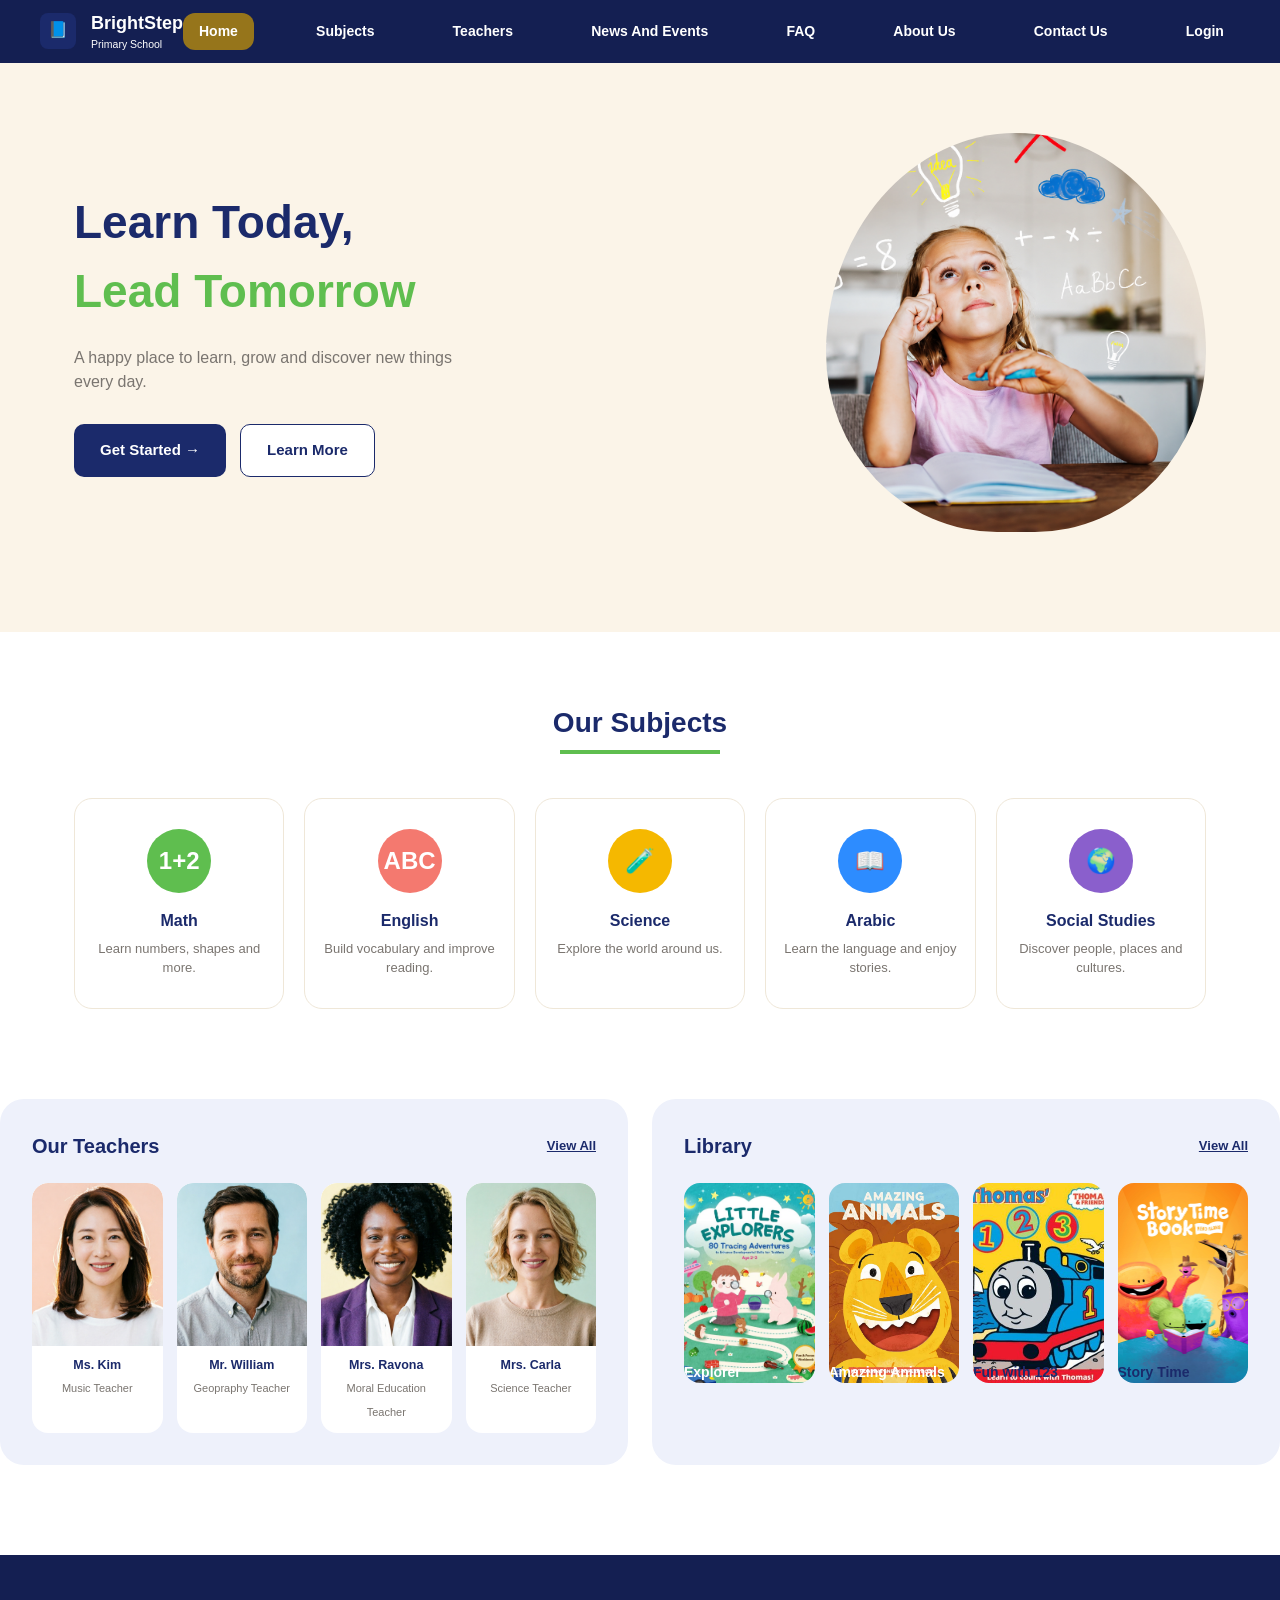
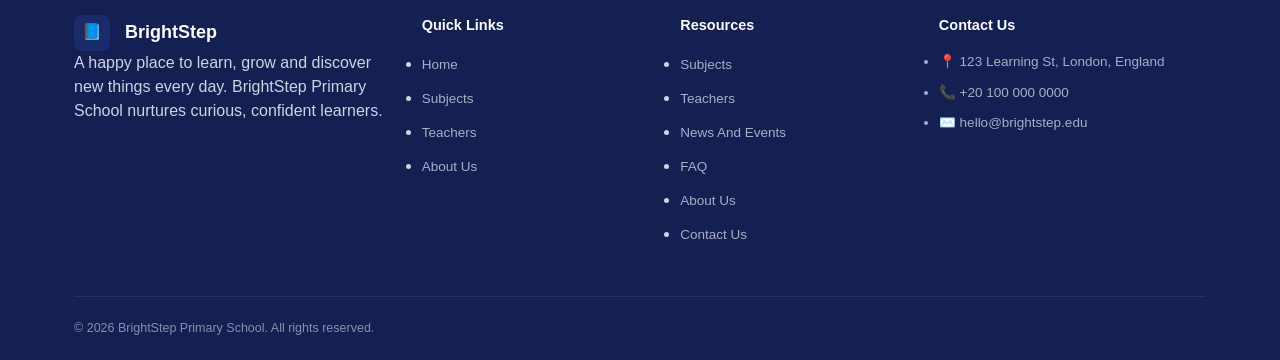
<file: index.html>
<!DOCTYPE html>
<html lang="en">
<head>
  <meta charset="UTF-8">
  <meta name="viewport" content="width=device-width, initial-scale=1.0">
  <link rel="stylesheet" href="home.css">
  <title>BrightStep Primary School</title>
</head>
<body>
<header class="nav">
  <a class="brand">
    <div class="logo">📘</div>
    <div>
      <div class="name">BrightStep</div>
      <div class="tag">Primary School</div>
    </div>
  </a>
  <nav class="links">
    <a href="index.html" class="active">Home</a>
    <a href="subject.html">Subjects</a>
    <a href="teachers.html">Teachers</a>
    <a href="news&events.html">News And Events</a>
    <a href="FAQ.html">FAQ</a>
    <a href="about.html">About Us</a>
    <a href="contact.html">Contact Us</a>
    <a href="login.html">Login</a>
  </nav>
</header>
<section class="hero">
  <div class="wrap">
    <div class="text">
      <h1>Learn Today,<br><span class="lead">Lead  Tomorrow</span></h1>
      <p>A happy place to learn, grow and discover new things every day.</p>
      <div class="ta">
        <a class="btn1" href="subject">Get Started →</a>
        <a class="btn2" href="news&events.html">Learn More</a>
      </div>
    </div>
    <div class="img2">
        <img src="child thinking 2.png">
      </div>     
    </div>
  </div>
</section>
<section class="subjects" id="subjects">
  <div class="wrap">
    <h2>Our Subjects</h2>
    <div class="underline"></div>
    <div class="grid">
      <div class="card">
        <div class="icon" style="background:var(--green);">1+2</div>
        <h3>Math</h3><p>Learn numbers, shapes and more.</p>
      </div>
      <div class="card">
        <div class="icon" style="background:var(--pink);">ABC</div>
        <h3>English</h3><p>Build vocabulary and improve reading.</p>
      </div>
      <div class="card">
        <div class="icon" style="background:var(--gold);">🧪</div>
        <h3>Science</h3><p>Explore the world around us.</p>
      </div>
      <div class="card">
        <div class="icon" style="background:var(--blue);">📖</div>
        <h3>Arabic</h3><p>Learn the language and enjoy stories.</p>
      </div>
      <div class="card">
        <div class="icon" style="background:var(--purple);">🌍</div>
        <h3>Social Studies</h3><p>Discover people, places and cultures.</p>
      </div>
    </div>
  </div>
</section>
<section class="teach" id="teachers">
  <div class="panel">
    <div class="head"><h2>Our Teachers</h2><a href="teachers.html">View All</a></div>
    <div class="teach-grid">
      <div class="teach-card"><div class="teach-photo">
        <img src="pictures/te4.png">
      </div><div class="info"><b>Ms. Kim</b><span>Music Teacher</span></div></div>
      <div class="teach-card"><div class="teach-photo">
        <img src="pictures/te2.png">
      </div><div class="info"><b>Mr. William</b><span>Geopraphy Teacher</span></div></div>
      <div class="teach-card"><div class="teach-photo">
        <img src="pictures/te3 (1).png">
      </div><div class="info"><b>Mrs. Ravona</b><span>Moral Education Teacher</span></div></div>
      <div class="teach-card"><div class="teach-photo">
        <img src="pictures/te5.png">
      </div><div class="info"><b>Mrs. Carla</b><span>Science Teacher</span></div></div>
    </div>
  </div>
  <div class="panel" id="library">
    <div class="head"><h2>Library</h2><a href="#">View All</a></div>
    <div class="library-grid">
      <div class="book-card">Explorer</div>
      <div class="book-card">Amazing Animals</div>
      <div class="book-card">Fun with 123</div>
      <div class="book-card">Story Time</div>
    </div>
  </div>
</section>
<footer class="footer" id="footer">
  <div class="wrap">
    <div class="top">
      <div class="nav">
        <a class="brand" >
          <div class="logo">📘</div>
          <div class="name">BrightStep</div>
        </a>
        <p>A happy place to learn, grow and discover new things every day. BrightStep Primary School nurtures curious, confident learners.</p>   
      </div>
      <div class="foot">
        <h4>Quick Links</h4>
        <ul>
          <li><a href="index.html">Home</a></li>
          <li><a href="subjects.html">Subjects</a></li>
          <li><a href="teachers.html">Teachers</a></li>
          <li><a href="about.html">About Us</a></li>
        </ul>
      </div>
      <div class="foot">
        <h4>Resources</h4>
        <ul>
          <li><a href="subject.html">Subjects</a></li>
          <li><a href="teacher.html">Teachers</a></li>
          <li><a href="news&events.html">News And Events</a></li>
          <li><a href="FAQ.html">FAQ</a></li>
          <li><a href="about.html">About Us</a></li>
          <li><a href="contact.html">Contact Us</a></li>
        </ul>
      </div>
      <div class="foot">
        <h4>Contact Us</h4>
        <ul class="contact">
          <li>📍 123 Learning St, London, England</li>
          <li>📞 +20 100 000 0000</li>
          <li>✉️ hello@brightstep.edu</li>
        </ul>
      </div>
    </div>
    <div class="bottom">
      <span>© 2026 BrightStep Primary School. All rights reserved.</span>
    </div>
  </div>
</footer>

</body>
</html>
</file>
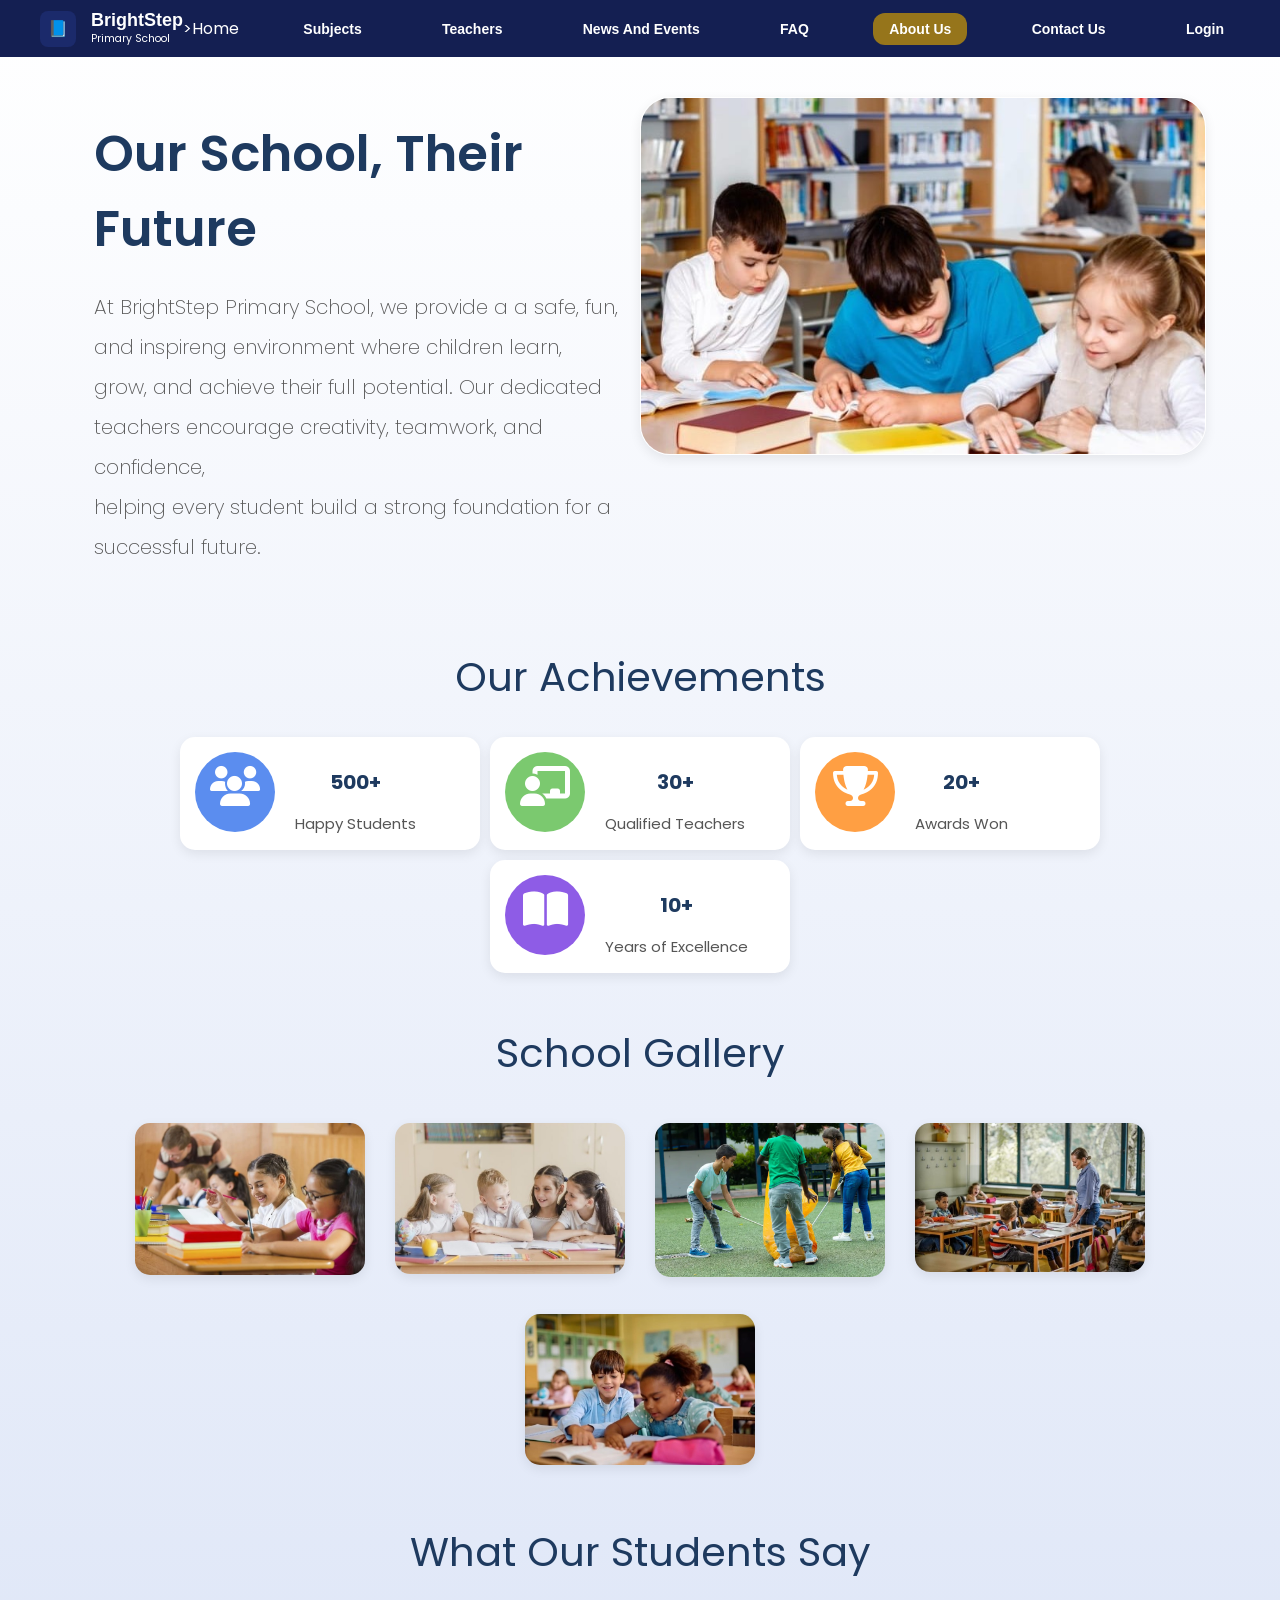
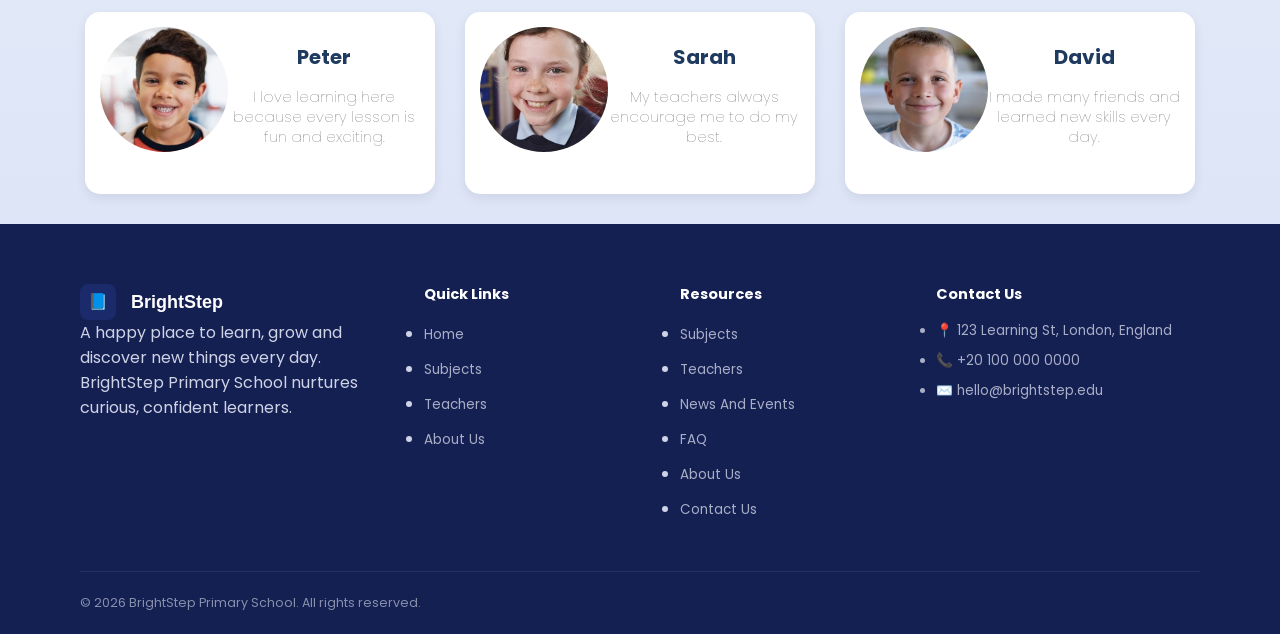
<file: about.html>
<!DOCTYPE html>
<html lang="en">
<head>
    <meta charset="UTF-8">
    <meta name="viewport" content="width=device-width, initial-scale=1.0">
    <link rel="stylesheet" href="./about.css">
    <link rel="stylesheet" href="https://cdnjs.cloudflare.com/ajax/libs/font-awesome/6.7.2/css/all.min.css">

    <link rel="preconnect" href="https://fonts.googleapis.com">
<link rel="preconnect" href="https://fonts.gstatic.com" crossorigin>
<link href="https://fonts.googleapis.com/css2?family=Poppins:wght@400;500;600;700&display=swap" rel="stylesheet">
    
    <title>About Us - BrightStep</title>
</head>
<body>
    <header class="nav">
      <a class="brand">
        <div class="logo">📘</div>
        <div>
          <div class="name">BrightStep</div>
          <div class="tag">Primary School</div>
        </div>
      </a>
      <nav class="links">>Home</a>
        <a href="subject.html">Subjects</a>
        <a href="teachers.html">Teachers</a>
        <a href="news&events.html">News And Events</a>
        <a href="FAQ.html">FAQ</a>
        <a href="about.html" class="active">About Us</a>
        <a href="contact.html">Contact Us</a>
        <a href="login.html">Login</a>
      </nav>
    </header>
    <section class="section1">
        <div class="part1">
            <h2>Our School, Their Future</h2>
            <p> At BrightStep Primary School, we provide a a safe, fun,<br> 
                and inspireng environment where children learn,<br>
                grow, and achieve their full potential. Our dedicated <br>
                teachers encourage creativity, teamwork, and confidence,<br>
                helping every student build a strong foundation for a successful future. 
            </p>
        </div>
        <div class="part2">
            <img src="./images/WhatsApp Image 2026-07-21 at 2.51.33 PM.jpeg" alt="">
        </div>
    </section>
    <section class="section2">
        <div class="part1">
            <h3>Our Achievements</h3>
        </div>
        <div class="part2">
            <div class="box ">
                <div class="box1 student">
                    <i class="fa-solid fa-users"></i>
                </div>
                <div class="box2">
                    <h6>500+</h6>
                    <p>Happy Students</p>
                </div>
            </div>
            <div class="box ">
                <div class="box1 teacher">
                    <i class="fa-solid fa-chalkboard-user"></i>
                </div>
                <div class="box2">
                    <h6>30+</h6>
                    <p>Qualified Teachers</p>
                </div>
            </div>
            <div class="box ">
                <div class="box1 won">
                    <i class="fa-solid fa-trophy"></i>
                </div>
                <div class="box2">
                    <h6>20+</h6>
                    <p>Awards Won</p>
                </div>
            </div>
            <div class="box ">
                <div class="box1 year">
                    <i class="fa-solid fa-book-open"></i>
                </div>
                <div class="box2">
                    <h6>10+</h6>
                    <p>Years of Excellence</p>
                </div>
            </div>
        </div>
    </section>
    <section class="section3">
        <div class="part1">
            <h3>School Gallery</h3>
        </div>
        <div class="part2">
            <div class="image">
                <img src="./images/WhatsApp Image 2026-07-21 at 2.49.44 PM.jpeg" alt="">
            </div>
            <div class="image">
                <img src="./images/WhatsApp Image 2026-07-21 at 2.49.57 PM.jpeg" alt="">
            </div>
            <div class="image">
                <img src="kids playing.webp" alt="">
            </div>
            <div class="image">
                <img src="./images/WhatsApp Image 2026-07-21 at 2.50.18 PM.jpeg" alt="">
            </div>
            <div class="image">
                <img src="./images/WhatsApp Image 2026-07-21 at 2.51.39 PM.jpeg" alt="">
            </div>
        </div>
    </section>
    <section class="section4">
        <div class="part1">
            <h3>What Our Students Say</h3>
        </div>
        <div class="part2">
            <div class="person">
                <div class="image">
                    <img src="./images/WhatsApp Image 2026-07-21 at 2.51.03 PM.jpeg" alt="">
                </div>
                <div class="text">
                    <h6>Peter</h6>
                    <p>I love learning here because every lesson is fun and exciting.</p>

                </div>
            </div>
            <div class="person">
                <div class="image">
                    <img src="./images/WhatsApp Image 2026-07-21 at 2.50.39 PM.jpeg" alt="">
                </div>
                <div class="text">
                    <h6>Sarah</h6>
                    <p>My teachers always encourage me to do my best.</p>
                </div>
            </div>
            <div class="person">
                <div class="image">
                    <img src="./images/WhatsApp Image 2026-07-21 at 12.42.58 PM.jpeg" alt="">
                </div>
                <div class="text">
                    <h6>David</h6>
                    <p>I made many friends and <br>learned new skills every day.</p>
                </div>
            </div>
        </div>
    </section>
    <footer class="footer" id="footer">
  <div class="wrap">
    <div class="top">
      <div class="nav">
        <a class="brand" >
          <div class="logo">📘</div>
          <div class="name">BrightStep</div>
        </a>
        <p>A happy place to learn, grow and discover new things every day. BrightStep Primary School nurtures curious, confident learners.</p>   
      </div>
      <div class="foot">
        <h4>Quick Links</h4>
        <ul>
          <li><a href="index.html">Home</a></li>
          <li><a href="subjects.html">Subjects</a></li>
          <li><a href="teachers.html">Teachers</a></li>
          <li><a href="about.html">About Us</a></li>
        </ul>
      </div>
      <div class="foot">
        <h4>Resources</h4>
        <ul>
          <li><a href="subject.html">Subjects</a></li>
          <li><a href="teachers.html">Teachers</a></li>
          <li><a href="news&events.html">News And Events</a></li>
          <li><a href="FAQ.html">FAQ</a></li>
          <li><a href="about.html">About Us</a></li>
          <li><a href="contact.css">Contact Us</a></li>
        </ul>
      </div>
      <div class="foot">
        <h4>Contact Us</h4>
        <ul class="contact">
          <li>📍 123 Learning St, London, England</li>
          <li>📞 +20 100 000 0000</li>
          <li>✉️ hello@brightstep.edu</li>
        </ul>
      </div>
    </div>
    <div class="bottom">
      <span>© 2026 BrightStep Primary School. All rights reserved.</span>
    </div>
  </div>
</footer>
</body>
</html>
</file>
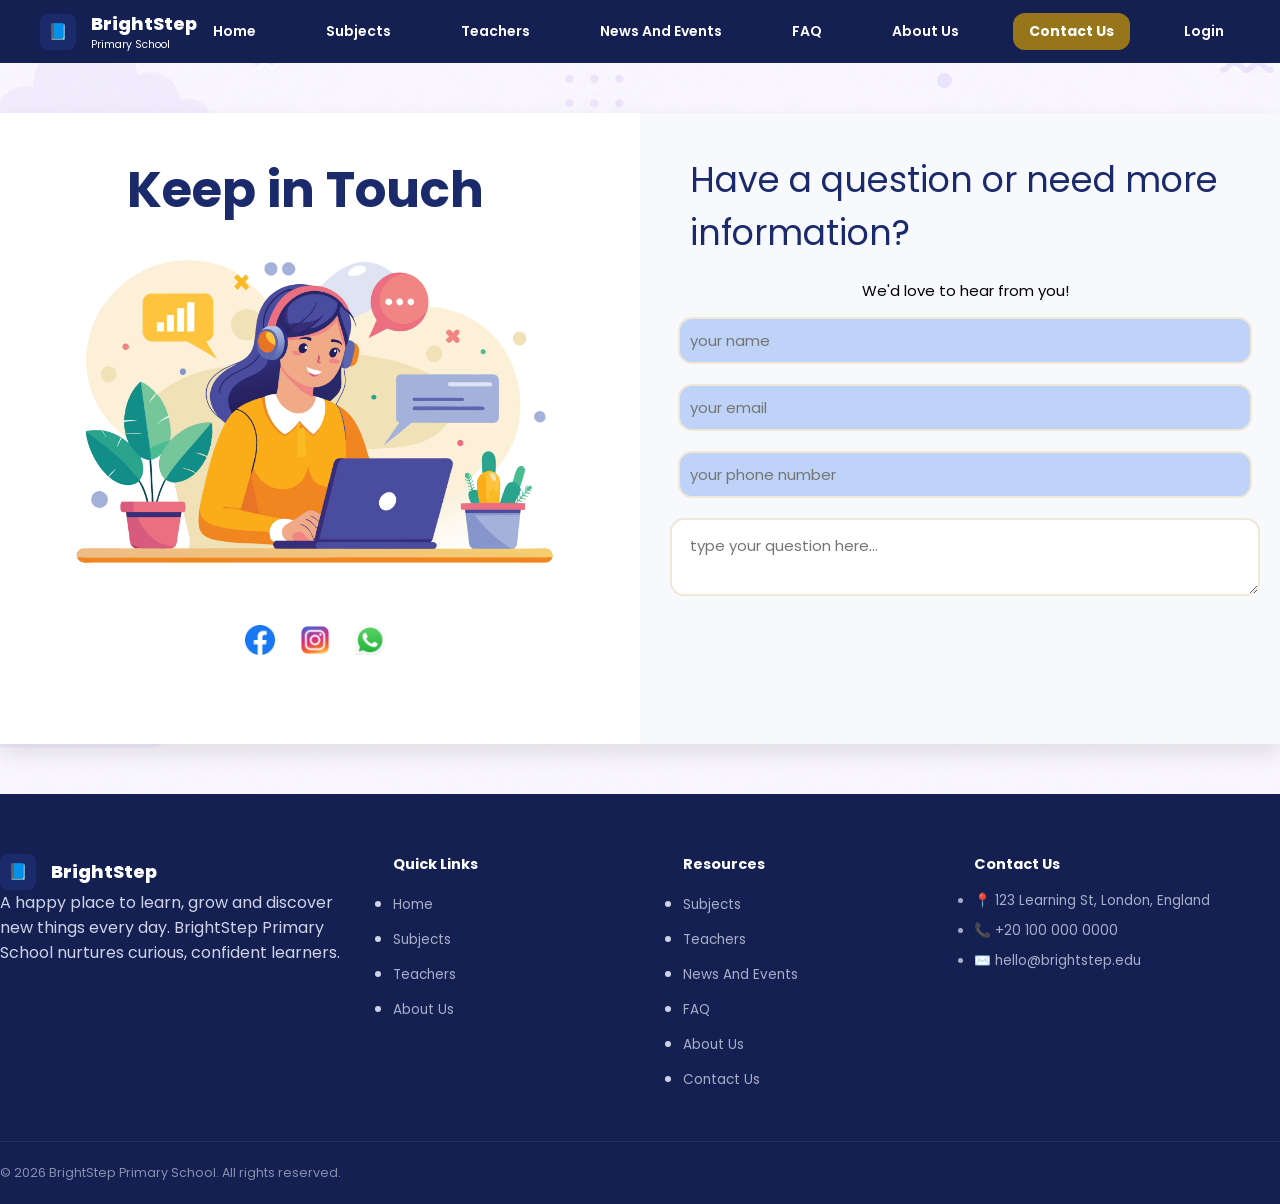
<file: contact.html>
<!doctype html>
<html>
  <head>
    <meta charset="utf-8" />
    <meta http-equiv="X-UA-Compatible" content="IE=edge" />
    <title>Contact Us - BrightStep</title>
    <meta name="viewport" content="width=device-width, initial-scale=1" />
    <link rel="stylesheet" href="contact.css" />
    <link rel="preconnect" href="https://fonts.googleapis.com" />
    <link rel="preconnect" href="https://fonts.gstatic.com" crossorigin />
    <link
      href="https://fonts.googleapis.com/css2?family=Fredoka:wght@300..700&family=Playwrite+NO:wght@100..400&display=swap"
      rel="stylesheet"
    />

    <link rel="preconnect" href="https://fonts.googleapis.com">
<link rel="preconnect" href="https://fonts.gstatic.com" crossorigin>
<link href="https://fonts.googleapis.com/css2?family=Poppins:wght@400;500;600;700&display=swap" rel="stylesheet">

    
  </head>
  <body>
    <header class="nav">
      <a class="brand">
        <div class="logo">📘</div>
        <div>
          <div class="name">BrightStep</div>
          <div class="tag">Primary School</div>
        </div>
      </a>
      <nav class="links">
        <a href="index.html">Home</a>
        <a href="subject.html">Subjects</a>
        <a href="teachers.html">Teachers</a>
        <a href="news&events.html">News And Events</a>
        <a href="FAQ.html">FAQ</a>
        <a href="about.html">About Us</a>
        <a href="contact.html" class="active">Contact Us</a>
        <a href="login.html">Login</a>
      </nav>
    </header>
    <div class="container">
      <div class="information">
        <span>Keep in Touch</span>
        <img
          src="pictures/vecteezy_illustration-of-a-woman-wearing-headphones-and-smiling-while_46869173.jpg"
        />
        <div class="social">
          <ul>
            <li>
              <a href="#">
                <img src="pictures/facebook (1).png" />
              </a>
            </li>
            <li>
              <a href="#">
                <img src="pictures/instagram.png" />
              </a>
            </li>
            <li>
              <a href="#">
                <img src="pictures/whatsapp (1).png" />
              </a>
            </li>
          </ul>
        </div>
      </div>
      <div class="form">
        <p class="title">Have a question or need more information?</p>
        <p class="prob">We'd love to hear from you!</p>
        <input type="text" maxlength="15" placeholder="your name" />
        <input type="email" placeholder="your email" />
        <input type="tel" placeholder="your phone number" maxlength="11" />
        <textarea placeholder="type your question here..."></textarea>
      </div>
    </div>
    <footer class="footer" id="footer">
  <div class="wrap">
    <div class="top">
      <div class="nav">
        <a class="brand" >
          <div class="logo">📘</div>
          <div class="name">BrightStep</div>
        </a>
        <p>A happy place to learn, grow and discover new things every day. BrightStep Primary School nurtures curious, confident learners.</p>   
      </div>
      <div class="foot">
        <h4>Quick Links</h4>
        <ul>
          <li><a href="index.html">Home</a></li>
          <li><a href="subjects.html">Subjects</a></li>
          <li><a href="teachers.html">Teachers</a></li>
          <li><a href="about.html">About Us</a></li>
        </ul>
      </div>
      <div class="foot">
        <h4>Resources</h4>
        <ul>
          <li><a href="subject.html">Subjects</a></li>
          <li><a href="teachers.html">Teachers</a></li>
          <li><a href="news&events.html">News And Events</a></li>
          <li><a href="FAQ.html">FAQ</a></li>
          <li><a href="about.html">About Us</a></li>
          <li><a href="contact.html">Contact Us</a></li>
        </ul>
      </div>
      <div class="foot">
        <h4>Contact Us</h4>
        <ul class="contact">
          <li>📍 123 Learning St, London, England</li>
          <li>📞 +20 100 000 0000</li>
          <li>✉️ hello@brightstep.edu</li>
        </ul>
      </div>
    </div>
    <div class="bottom">
      <span>© 2026 BrightStep Primary School. All rights reserved.</span>
    </div>
  </div>
</footer>
  </body>
</html>
</file>
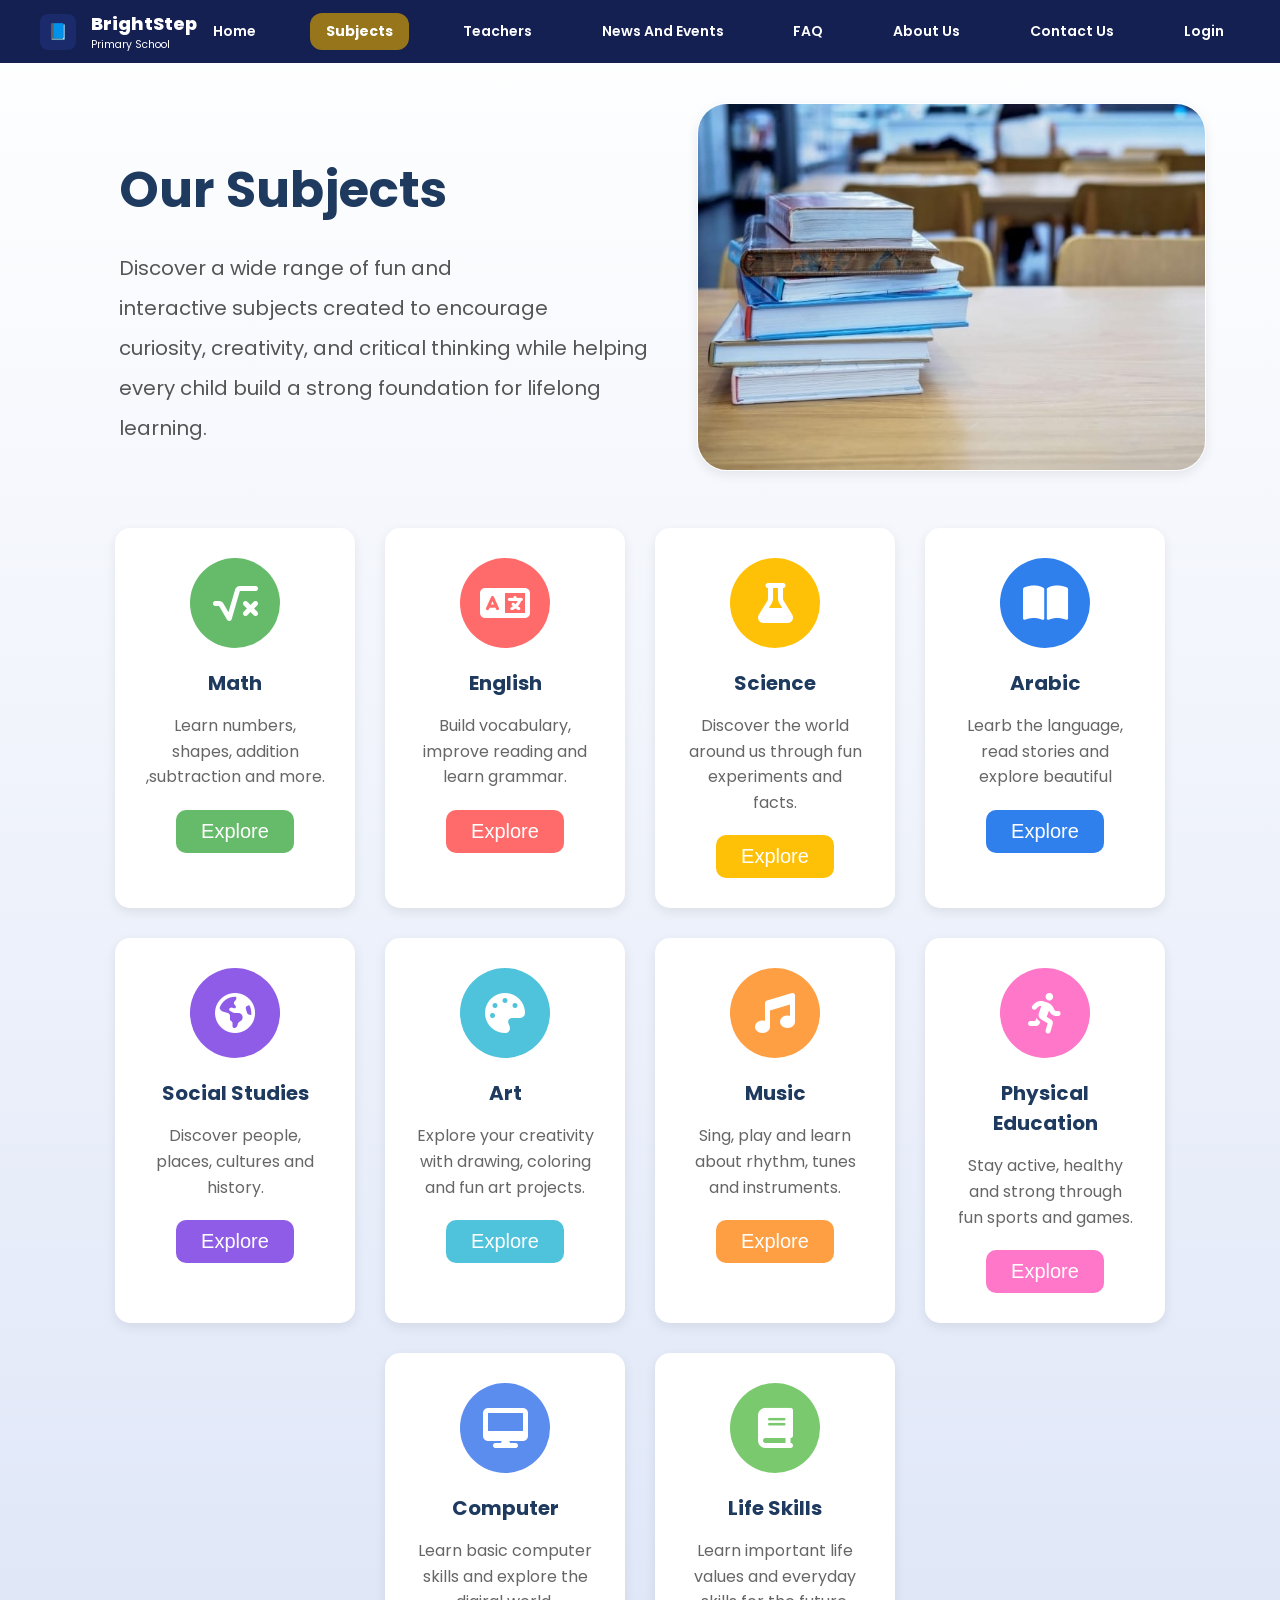
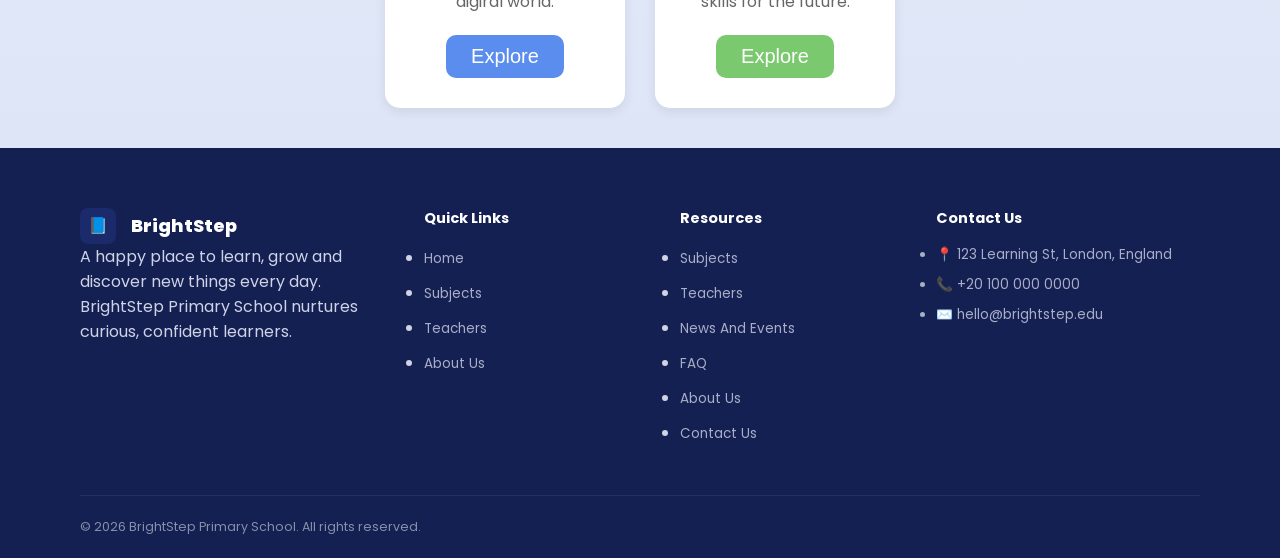
<file: subject.html>
<!DOCTYPE html>
<html lang="en">
<head>
    <meta charset="UTF-8">
    <meta name="viewport" content="width=device-width, initial-scale=1.0">
    <link rel="stylesheet" href="./subject.css">
    <link rel="stylesheet" href="https://cdnjs.cloudflare.com/ajax/libs/font-awesome/6.7.2/css/all.min.css">

    <link rel="preconnect" href="https://fonts.googleapis.com">
<link rel="preconnect" href="https://fonts.gstatic.com" crossorigin>
<link href="https://fonts.googleapis.com/css2?family=Poppins:wght@400;500;600;700&display=swap" rel="stylesheet">
    
    <title>Subjects - BrightStep</title>
</head>
<body>
    <header class="nav">
      <a class="brand">
        <div class="logo">📘</div>
        <div>
          <div class="name">BrightStep</div>
          <div class="tag">Primary School</div>
        </div>
      </a>
      <nav class="links">
        <a href="index.html">Home</a>
        <a href="subject.html" class="active">Subjects</a>
        <a href="teachers.html">Teachers</a>
        <a href="news&events.html">News And Events</a>
        <a href="FAQ.html">FAQ</a>
        <a href="about.html">About Us</a>
        <a href="contact.html">Contact Us</a>
        <a href="login.html">Login</a>
      </nav>
    </header>
    <section class="section1">
        <div class="text">
            <h2>Our Subjects</h2>
            <p>Discover a wide range of fun and <br>interactive subjects created to encourage <br>curiosity, creativity, and critical thinking 
                while helping every child build a strong foundation for lifelong learning.
            </p>
        
        </div>
        <div class="image">
            <img src="./images/WhatsApp Image 2026-07-21 at 2.49.15 PM.jpeg" alt="">
        </div>
    </section>
    <section class="section2">
        <div class="box math">
            <div >
                <i class="fa-solid fa-square-root-variable"></i>
            </div>
            <div>    
                <h3>Math</h3>
                <p>Learn numbers, shapes, addition <br>,subtraction and more.</p>
                <button>Explore</button>
            </div>
        </div>
        <div class="box eng" >
            <div>
                <i class="fa-solid fa-language"></i>
            </div>
            <div>
                <h3>English</h3>
                <p>Build vocabulary, improve reading and learn grammar.</p>
                <button>Explore</button>
            </div>
        </div >
        <div class="box science">
            <div>
             <i class="fa-solid fa-flask"></i>
            </div>
            <div>
                <h3>Science</h3>
                <p>Discover the world around us through fun experiments and facts.</p>
                <button>Explore</button>
            </div>
        </div>
        <div class="box arabic">
            <div>
             <i class="fa-solid fa-book-open"></i>
            </div>
            <div>
                <h3>Arabic</h3>
                <p>Learb the language, read stories and explore beautiful</p>
                <button>Explore</button>
            </div>
        </div>
        <div class="box social">
            <div>
                <i class="fa-solid fa-earth-americas"></i>
            </div>
            <div>
                <h3>Social Studies</h3>
                <p>Discover people, places, cultures and history.</p>
                <button>Explore</button>
            </div>
        </div>
        <div class="box art">
            <div>
                <i class="fa-solid fa-palette"></i>
            </div>
            <div>
                <h3>Art</h3>
                <p>Explore your creativity with drawing, coloring and fun art projects.</p>
                <button>Explore</button>
            </div>
        </div>
        <div class="box music">
            <div>
                <i class="fa-solid fa-music"></i>
            </div>
            <div>
                <h3>Music</h3>
                <p>Sing, play and learn about rhythm, tunes and instruments.</p>
                <button>Explore</button>
            </div>
        </div>
        <div class="box phy">
            <div>
                <i class="fa-solid fa-person-running"></i>
            </div>
            <div>
                <h3>Physical Education</h3>
                <p>Stay active, healthy and strong through fun sports and games.</p>
                <button>Explore</button>
            </div>
        </div>
        <div class="box com">
            <div>
                <i class="fa-solid fa-desktop"></i>
            </div>
            <div>
                <h3>Computer</h3>
                <p>Learn basic computer skills and explore the digiral world.</p>
                <button>Explore</button>
            </div>
        </div>
        <div class="box skills" >
            <div>
                <i class="fa-solid fa-book"></i>
            </div>
            <div>
                <h3>Life Skills</h3>
                <p>Learn important life values and everyday skills for the future.</p>
                <button>Explore</button>
            </div>
        </div>
    </section>
    <footer class="footer" id="footer">
  <div class="wrap">
    <div class="top">
      <div class="nav">
        <a class="brand" >
          <div class="logo">📘</div>
          <div class="name">BrightStep</div>
        </a>
        <p>A happy place to learn, grow and discover new things every day. BrightStep Primary School nurtures curious, confident learners.</p>   
      </div>
      <div class="foot">
        <h4>Quick Links</h4>
        <ul>
          <li><a href="index.html">Home</a></li>
          <li><a href="subjects.html">Subjects</a></li>
          <li><a href="teachers.html">Teachers</a></li>
          <li><a href="about.html">About Us</a></li>
        </ul>
      </div>
      <div class="foot">
        <h4>Resources</h4>
        <ul>
          <li><a href="subject.html">Subjects</a></li>
          <li><a href="teachers.html">Teachers</a></li>
          <li><a href="news&events.html">News And Events</a></li>
          <li><a href="FAQ.html">FAQ</a></li>
          <li><a href="about.html">About Us</a></li>
          <li><a href="contact.html">Contact Us</a></li>
        </ul>
      </div>
      <div class="foot">
        <h4>Contact Us</h4>
        <ul class="contact">
          <li>📍 123 Learning St, London, England</li>
          <li>📞 +20 100 000 0000</li>
          <li>✉️ hello@brightstep.edu</li>
        </ul>
      </div>
    </div>
    <div class="bottom">
      <span>© 2026 BrightStep Primary School. All rights reserved.</span>
    </div>
  </div>
</footer>
</body>
</html>
</file>
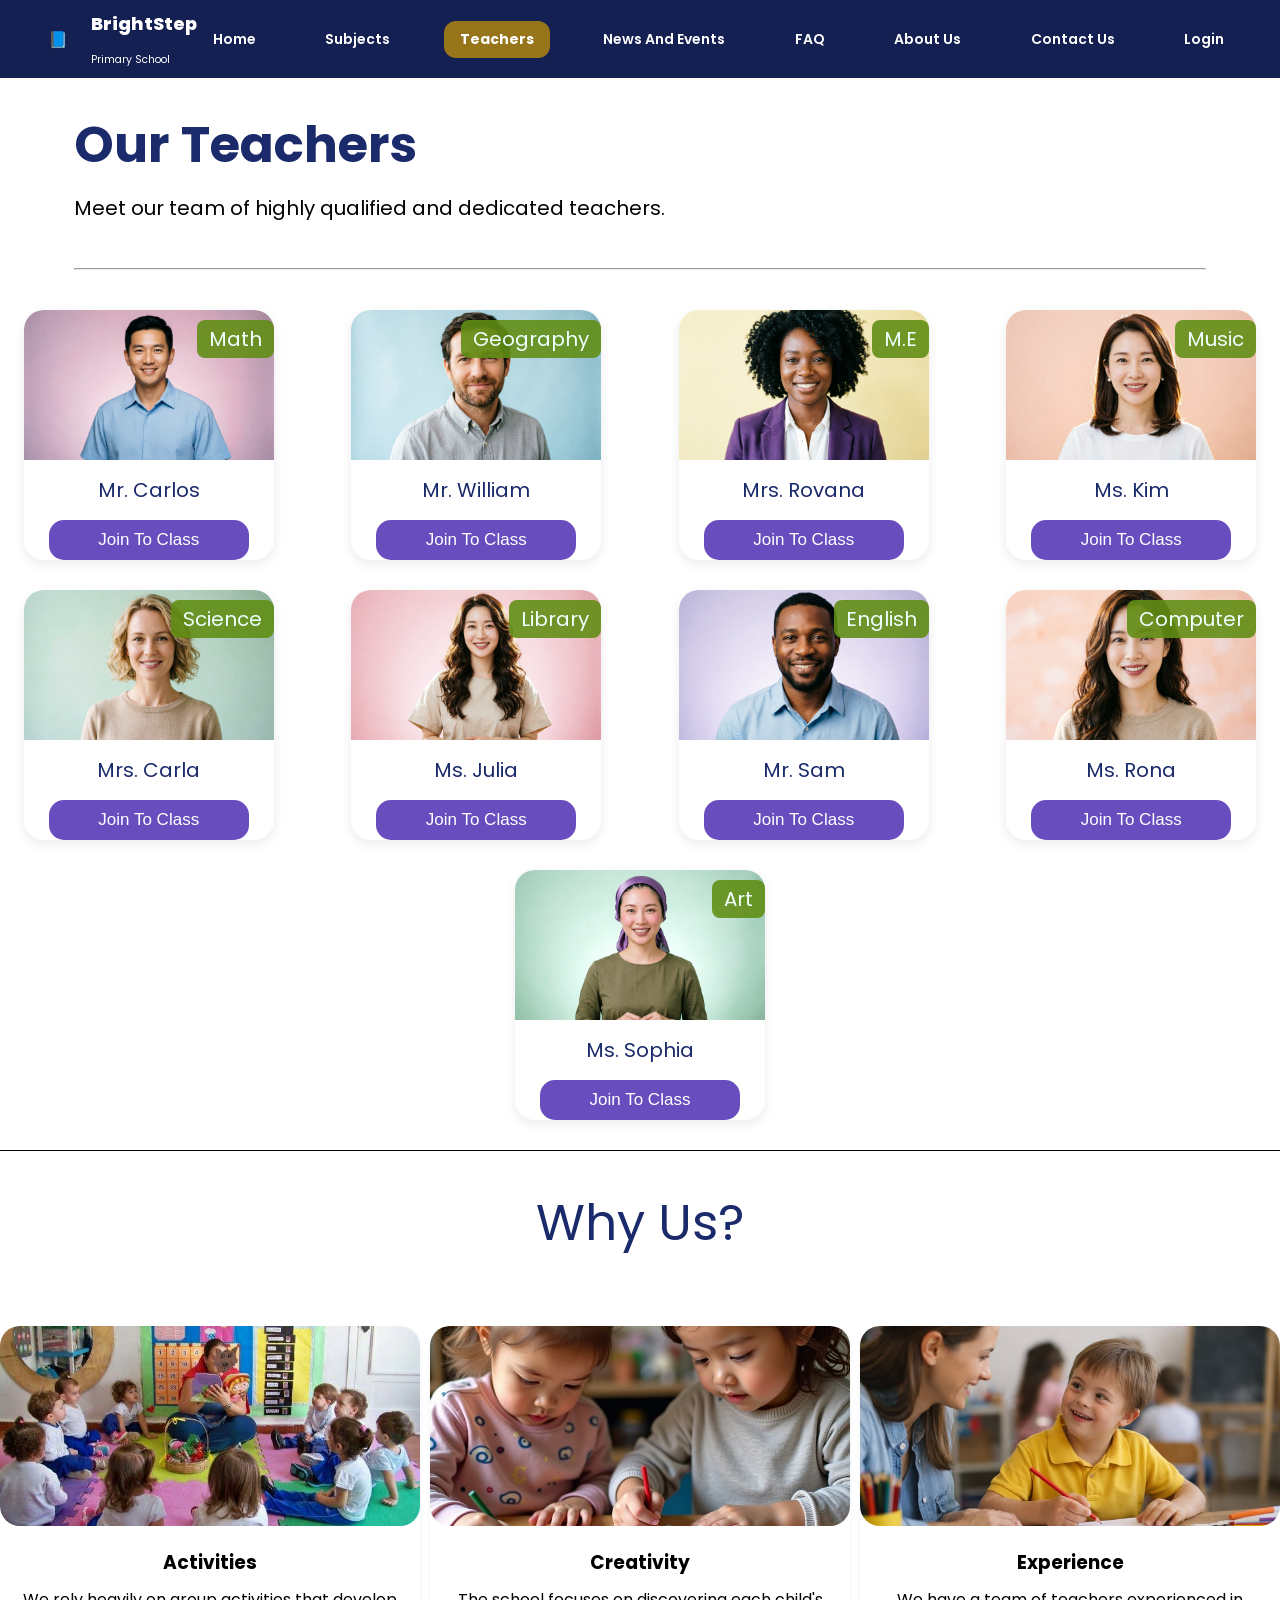
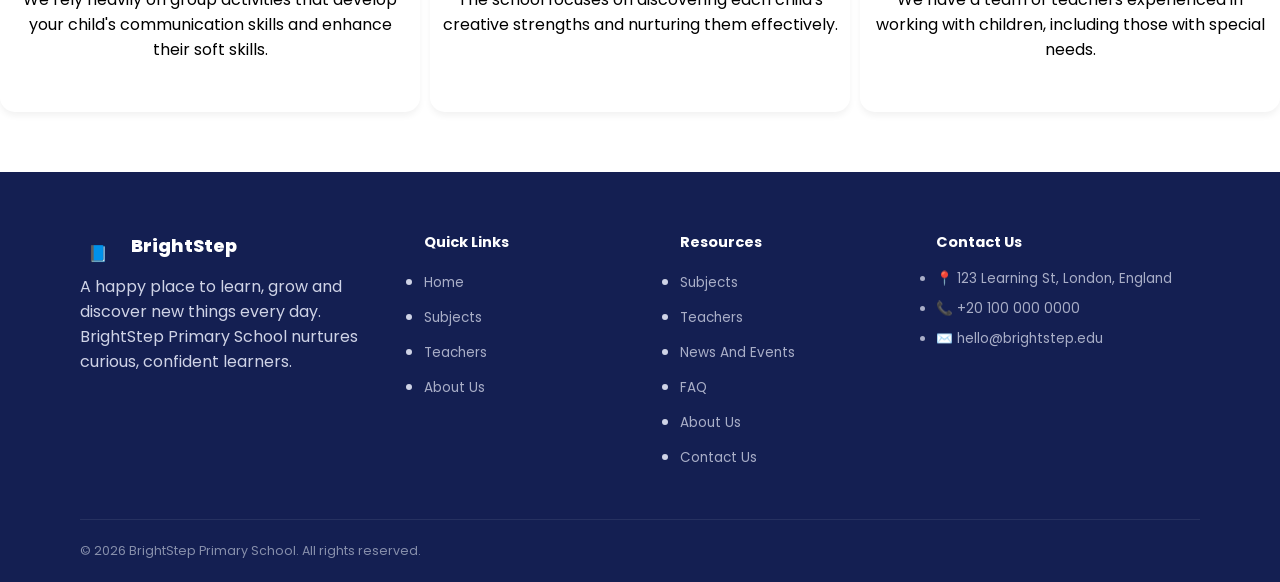
<file: teachers.html>
<!doctype html>
<html>
  <head>
    <meta charset="utf-8" />
    <meta http-equiv="X-UA-Compatible" content="IE=edge" />
    <title>Teachers - BrightStep</title>
    <meta name="viewport" content="width=device-width, initial-scale=1" />

    <link rel="stylesheet" href="design.css" />
    <link rel="preconnect" href="https://fonts.googleapis.com" />
    <link rel="preconnect" href="https://fonts.gstatic.com" crossorigin />
    <link
      href="https://fonts.googleapis.com/css2?family=Fredoka:wght@300..700&family=Playwrite+NO:wght@100..400&display=swap"
      rel="stylesheet"
    />

    <link rel="preconnect" href="https://fonts.googleapis.com" />
    <link rel="preconnect" href="https://fonts.gstatic.com" crossorigin />
    <link
      href="https://fonts.googleapis.com/css2?family=Poppins:wght@400;500;600;700&display=swap"
      rel="stylesheet"
    />
  </head>
  <body>
    <header class="nav">
      <a class="brand">
        <div class="logo">📘</div>
        <div>
          <div class="name">BrightStep</div>
          <div class="tag">Primary School</div>
        </div>
      </a>
      <nav class="links">
        <a href="index.html">Home</a>
        <a href="subject.html">Subjects</a>
        <a href="teachers.html" class="active">Teachers</a>
        <a href="news&events.html">News And Events</a>
        <a href="FAQ.html">FAQ</a>
        <a href="about.html">About Us</a>
        <a href="contact.html">Contact Us</a>
        <a href="login.html">Login</a>
      </nav>
    </header>
    <div class="container">
      <div class="teachers-title">
      <h2>Our Teachers</h2>
      <span>Meet our team of highly qualified and dedicated teachers.</span><br><hr>
      </div>
      <div class="teachers">
        <div class="card">
          <img src="pictures/te1.png" />
          <div class="name">Mr. Carlos</div>
          <span class="subject">Math</span>
          <button>Join To Class</button>
        </div>
        <div class="card">
          <img src="pictures/te2.png" />
          <div class="name">Mr. William</div>
          <span class="subject">Geography</span>
          <button>Join To Class</button>
        </div>
        <div class="card">
          <img src="pictures/te3 (1).png" />
          <div class="name">Mrs. Rovana</div>
          <span class="subject">M.E</span>
          <button>Join To Class</button>
        </div>
        <div class="card">
          <img src="pictures/te4.png" />
          <div class="name">Ms. Kim</div>
          <span class="subject">Music</span>
          <button>Join To Class</button>
        </div>
        <div class="card">
          <img src="pictures/te5.png" />
          <div class="name">Mrs. Carla</div>
          <span class="subject">Science</span>
          <button>Join To Class</button>
        </div>
        <div class="card">
          <img src="pictures/te6.png" />
          <div class="name">Ms. Julia</div>
          <span class="subject">Library</span>
          <button>Join To Class</button>
        </div>
        <div class="card">
          <img src="pictures/te7.png" />
          <div class="name">Mr. Sam</div>
          <span class="subject">English</span>
          <button>Join To Class</button>
        </div>
        <div class="card">
          <img src="pictures/te8.png" />
          <div class="name">Ms. Rona</div>
          <span class="subject">Computer</span>
          <button>Join To Class</button>
        </div>
        <div class="card">
          <img src="pictures/te9 (1).png" />
          <div class="name">Ms. Sophia</div>
          <span class="subject">Art</span>
          <button>Join To Class</button>
        </div>
      </div>
    </div>
    <div id="adv">
      <p class="prob">Why Us?</p>
      <section class="advantage">
        <div class="adv">
          <img src="pictures/385831893059306047.jpg" class="icon" />
          <h3>Activities</h3>
          <p>
            We rely heavily on group activities that develop your child's
            communication skills and enhance their soft skills.
          </p>
        </div>
        <div class="adv">
          <img
            src="pictures/Tierrätsel für Kindergartenkinder_ Spielerisch die Tierwelt entdecken.jpg"
            class="icon"
          />
          <h3>Creativity</h3>
          <p>
            The school focuses on discovering each child's creative strengths
            and nurturing them effectively.
          </p>
        </div>
        <div class="adv">
          <img
            src="pictures/Down Sendromunda Erken Destek Hayat Kurtarıyor.jpg"
            class="icon"
          />
          <h3>Experience</h3>
          <p>
            We have a team of teachers experienced in working with children,
            including those with special needs.
          </p>
        </div>
      </section>
    </div>
    <footer class="footer" id="footer">
  <div class="wrap">
    <div class="top">
      <div class="nav">
        <a class="brand" >
          <div class="logo">📘</div>
          <div class="name">BrightStep</div>
        </a>
        <p>A happy place to learn, grow and discover new things every day. BrightStep Primary School nurtures curious, confident learners.</p>   
      </div>
      <div class="foot">
        <h4>Quick Links</h4>
        <ul>
          <li><a href="index.html">Home</a></li>
          <li><a href="subjects.html">Subjects</a></li>
          <li><a href="teachers.html">Teachers</a></li>
          <li><a href="about.html">About Us</a></li>
        </ul>
      </div>
      <div class="foot">
        <h4>Resources</h4>
        <ul>
          <li><a href="subject.html">Subjects</a></li>
          <li><a href="teachers.html">Teachers</a></li>
          <li><a href="news&events.html">News And Events</a></li>
          <li><a href="FAQ.html">FAQ</a></li>
          <li><a href="about.html">About Us</a></li>
          <li><a href="contact.html">Contact Us</a></li>
        </ul>
      </div>
      <div class="foot">
        <h4>Contact Us</h4>
        <ul class="contact">
          <li>📍 123 Learning St, London, England</li>
          <li>📞 +20 100 000 0000</li>
          <li>✉️ hello@brightstep.edu</li>
        </ul>
      </div>
    </div>
    <div class="bottom">
      <span>© 2026 BrightStep Primary School. All rights reserved.</span>
    </div>
  </div>
</footer>
  </body>
</html>
</file>
<file: home.css>
:root {
  --navy: #1b2a6b;
  --navy-dark: #141f52;
  --gold: #f5b800;
  --cream: #fbf4e8;
  --green: #5fbe4f;
  --pink: #f4796f;
  --blue: #2d8cff;
  --purple: #8a5fcc;
  --ink: #2e2a26;
  --muted: #7a7570;
  --line: #efe7d8;
  --radius: 18px;
}
* {
  box-sizing: border-box;
  margin: 0;
  padding: 0;
}
body {
  font-family: "Poppins", Tahoma, Arial, sans-serif;
  color: var(--ink);
  background: #fff;
  line-height: 1.5;
}
.wrap {
  max-width: 1180px;
  margin: 0 auto;
  padding: 0 24px;
}
header.nav {
  width: 100%;
  background-color: var(--navy-dark);
  display: flex;
  color: white;
  align-items: center;
  padding: 10px 40px;
  box-sizing: border-box;
}
.brand {
  display: flex;
  align-items: center;
  gap: 15px;
  text-decoration: none;
  flex-shrink: 0;
}
.brand .logo {
  width: 36px;
  height: 36px;
  background: var(--navy, #1e272e);
  border-radius: 8px;
  display: flex;
  align-items: center;
  justify-content: center;
  color: #fff;
  font-size: 16px;
  font-family: "Poppins", Courier, monospace;
}
.brand .name {
  font-size: 18px;
  font-weight: 800;
  color: white;
  font-family: 'Poppins', Verdana, Geneva, Tahoma, sans-serif;
}
.brand .tag {
  font-size: 10.5px;
  color: white;
}
nav.links {
  display: flex;
  align-items: center;
  justify-content: space-between;
  flex: 1;
  color: white;
}
nav.links a {
  text-decoration: none;
  font-size: 14px;
  font-weight: 600;
  color: white;
  padding: 8px 16px;
  border-radius: 12px;
  transition: all 0.2s ease;
  white-space: nowrap;
  font-family: 'Poppins', Verdana, Geneva, Tahoma, sans-serif;
}
nav.links a.active {
  background-color: #d6a000ab;
  color: #ffffff;
  font-weight: 700;
}
nav.links a:hover:not(.active) {
  background-color: rgba(255, 255, 255, 0.25);
}
.hero {
  background: var(--cream);
  position: relative;
  overflow: hidden;
  padding: 70px 0 100px;
}
.hero .wrap {
  display: flex;
  align-items: center;
  gap: 40px;
  position: relative;
}
.text {
  flex: 1;
  min-width: 280px;
}
.text h1 {
  font-size: 46px;
  font-weight: 800;
  color: var(--navy);
  margin-bottom: 20px;
}
.text h1 .lead {
  color: var(--green);
}
.text p {
  color: var(--muted);
  font-size: 16px;
  max-width: 420px;
  margin-bottom: 30px;
}
.ta {
  display: flex;
  gap: 14px;
}
.btn1 {
  background: var(--navy);
  color: #fff;
  padding: 14px 26px;
  border-radius: 10px;
  font-weight: 700;
  font-size: 15px;
  display: inline-flex;
  align-items: center;
  gap: 8px;
  text-decoration: none;
}
.btn2 {
  text-decoration: none;
  background: #fff;
  color: var(--navy);
  padding: 14px 26px;
  border-radius: 10px;
  font-weight: 700;
  font-size: 15px;
  border: 1.5px solid var(--navy);
}
.img2 {
  width: 100%;
  max-width: 380px;
  aspect-ratio: 1/1.05;
  background: #e9dfc9;
  border-radius: 50% 50% 45% 45% / 55% 55% 45% 45%;
  display: flex;
  align-items: center;
  justify-content: center;
  font-size: 15px;
  color: var(--muted);
  overflow: hidden;
}

.img2 img {
  width: 100%;
  height: 100%;
  object-fit: cover;
  display: block;
}

.subjects {
  padding: 70px 0 40px;
  text-align: center;
}
.subjects h2 {
  color: var(--navy);
  font-size: 28px;
  font-weight: 800;
  margin-bottom: 6px;
}
.subjects .underline {
  width: 160px;
  height: 4px;
  background: var(--green);
  margin: 0 auto 44px;
}
.grid {
  display: grid;
  grid-template-columns: repeat(5, 1fr);
  gap: 20px;
}
.card {
  border: 1px solid var(--line);
  border-radius: var(--radius);
  padding: 30px 16px;
  transition:
    transform 0.2s,
    box-shadow 0.2s;
}
.card:hover {
  transform: translateY(-4px);
  box-shadow: 0 12px 24px rgba(27, 42, 107, 0.08);
}
.icon {
  width: 64px;
  height: 64px;
  border-radius: 50%;
  margin: 0 auto 16px;
  display: flex;
  align-items: center;
  justify-content: center;
  font-size: 24px;
  font-weight: 800;
  color: #fff;
}
.card h3 {
  font-size: 16px;
  color: var(--navy);
  margin-bottom: 6px;
}
.card p {
  font-size: 13px;
  color: var(--muted);
}
.teach {
  padding: 50px 0 90px;
  display: grid;
  grid-template-columns: 1fr 1fr;
  gap: 24px;
}
.panel {
  background: #eef1fb;
  border-radius: 24px;
  padding: 32px;
}
.head {
  display: flex;
  justify-content: space-between;
  align-items: center;
  margin-bottom: 22px;
}
.panel h2 {
  font-size: 20px;
  color: var(--navy);
  font-weight: 800;
}
.head a {
  font-size: 13px;
  color: var(--navy);
  font-weight: 700;
}
.teach-grid,
.library-grid {
  display: grid;
  grid-template-columns: repeat(4, 1fr);
  gap: 14px;
}
.teach-card {
  border-radius: 16px;
  overflow: hidden;
  background: #fff;
  text-align: center;
}

.teach-card:hover {
  transform: translateY(-2px);
  box-shadow: 0 4px 12px rgba(0, 0, 0, 0.8);
}

.teach-photo {
  width: 100%;
  aspect-ratio: 4 / 5;
  overflow: hidden;
  background: #d8dcef;
  border-radius: 16px 16px 0 0;
}
.teach-photo img {
  width: 100%;
  height: 100%;
  object-fit: cover;
  object-position: center;
  display: block;
}
.teach-card .info {
  padding: 10px 6px;
}
.teach-card .info b {
  font-size: 12.5px;
  color: var(--navy);
  display: block;
}
.teach-card .info span {
  font-size: 11px;
  color: var(--muted);
}
.book-card {
  border-radius: 16px;
  display: flex;
  align-items: flex-end;
  color: #fff;
  font-weight: 800;
  font-size: 14px;
  position: relative;
  height: 200px;
  overflow: hidden;
  background-size: cover !important;
  background-position: center !important;
  background-repeat: no-repeat !important;
}

.book-card:hover{
  transform: translateY(-2px);
  box-shadow: 0 4px 12px rgba(0, 0, 0, 0.8);
}


.book-card:nth-child(1) {
  background-color: #1d3e7c;
  background-image: url("phto1.jpeg");
}
.book-card:nth-child(2) {
  background-color: #8cc98a;
  background-image: url("phto2.jpeg");
}
.book-card:nth-child(3) {
  background-color: #bee3d4;
  color: var(--navy);
  background-image: url("phto3.jpeg");
}
.book-card:nth-child(4) {
  background-color: #8fd3e8;
  color: var(--navy);
  background-image: url("phto4.jpeg");
}
.footer {
  background: var(--navy-dark);
  color: #cfd3e6;
  padding: 60px 0 0;
}
.top {
  display: grid;
  grid-template-columns: 1.4fr 1fr 1fr 1.2fr;
  gap: 36px;
  padding-bottom: 40px;
  border-bottom: 1px solid rgba(255, 255, 255, 0.08);
}
.foot h4 {
  color: #fff;
  font-size: 14.5px;
  margin-bottom: 16px;
  font-weight: 700;
}
.foot ul li {
  margin-bottom: 10px;
}
.foot ul li a {
  font-size: 13.5px;
  color: #a9aec7;
  text-decoration: none;
}
.foot ul li a:hover {
  color: var(--gold);
}
.contact li {
  font-size: 13.5px;
  color: #a9aec7;
  margin-bottom: 12px;
}
.bottom {
  display: flex;
  justify-content: space-between;
  align-items: center;
  padding: 22px 0;
  font-size: 12.5px;
  color: #8890ac;
  flex-wrap: wrap;
  gap: 10px;
}
@media screen and (max-width: 1000px) {
  .wrap {
    padding-left: 15px !important;
    padding-right: 15px !important;
  }
  .nav {
    flex-direction: column !important;
    align-items: center !important;
    text-align: center !important;
    height: auto !important;
  }
  .nav .links {
    flex-direction: column !important;
    width: 100% !important;
    gap: 12px !important;
    padding: 10px 0 !important;
  }
  .teach {
    grid-template-columns: 1fr !important;
    width: 100% !important;
  }
  .panel {
    width: 100% !important;
    margin-bottom: 20px !important;
  }
  .teach-grid,
  .library-grid,
  .grid {
    display: grid !important;
    grid-template-columns: repeat(auto-fit,minmax(130px ,1fr)) !important;
    width: 100% !important;
    gap: 15px !important;
  }
  .teach-card,
  .book-card {
    width: 100% !important;
    max-width: 100% !important;
  }
  .footer .top {
    grid-template-columns: 1fr !important;
    text-align: center !important;
    gap: 25px !important;
  }
  .footer .foot ul {
    padding: 0 !important;
    list-style: none;
  }
}
</file>
<file: about.css>
*{
    padding: 0px;
    margin: 0px;
    box-sizing: border-box;
}
body{

    width: 100%;
    background-image:linear-gradient(to bottom,#FFF ,rgb(213, 223, 245));
    font-family: 'Poppins', Arial, Helvetica, sans-serif;
}
:root {
  --navy: #1b2a6b;
  --navy-dark: #141f52;
  --gold: #f5b800;
  --cream: #fbf4e8;
  --green: #5fbe4f;
  --pink: #f4796f;
  --blue: #2d8cff;
  --purple: #8a5fcc;
  --ink: #2e2a26;
  --muted: #7a7570;
  --line: #efe7d8;
  --radius: 18px;
}
header.nav {
  width: 100%;
  background-color: var(--navy-dark);
  display: flex;
  color: white;
  align-items: center;
  padding: 10px 40px;
  box-sizing: border-box;
}
.brand {
  display: flex;
  align-items: center;
  gap: 15px;
  text-decoration: none;
  flex-shrink: 0;
}
.brand .logo {
  width: 36px;
  height: 36px;
  background: var(--navy, #1e272e);
  border-radius: 8px;
  display: flex;
  align-items: center;
  justify-content: center;
  color: #fff;
  font-size: 16px;
  font-family: "Courier New", Courier, monospace;
}
.brand .name {
  font-size: 18px;
  font-weight: 800;
  color: white;
  font-family: Verdana, Geneva, Tahoma, sans-serif;
}
.brand .tag {
  font-size: 10.5px;
  color: white;
}
nav.links {
  display: flex;
  align-items: center;
  justify-content: space-between;
  flex: 1;
  color: white;
}
nav.links a {
  text-decoration: none;
  font-size: 14px;
  font-weight: 600;
  color: white;
  padding: 8px 16px;
  border-radius: 12px;
  transition: all 0.2s ease;
  white-space: nowrap;
  font-family: Verdana, Geneva, Tahoma, sans-serif;
}
nav.links a.active {
  background-color: #d6a000ab;
  color: #ffffff;
  font-weight: 700;
}
nav.links a:hover:not(.active) {
  background-color: rgba(255, 255, 255, 0.25);
}
.section1{
    overflow: auto;
     width: 90%;
    margin: 30px auto;
    overflow: auto;
    padding: 10px;
}
.section1 .part1{
    width: 50%;
    float: left;
    padding: 20px;
}
.section1 .part1 h2{
    font-weight: 600;
    font-size: 50px;
    margin-bottom: 20px;
    color:#1E3A5F ;
    
}
.section1 .part1 p{
    font-weight: 250;
    font-size: 20px;
    line-height: 40px;
    color: #555;
}
.section1 .part2{
    width: 50%;
    float: right;
}
.section1 .part2 img{
    width: 100%;
    border-radius: 30px;
    border: #FFF solid 1px;
    box-shadow: 0px 4px 12px rgba(0, 0, 0, 0.08);
}
h3{
    text-align: center;
    margin: 50px auto;
    font-weight: 400;
    font-size:40px ;
    margin-bottom: 15px;
    color:#1E3A5F ;
}
.section2 .part2{
    width: 95%;
    margin: 30px auto;
    display: flex;
    flex-wrap: wrap;
    justify-content: center;
    gap: 10px;
}
.section2 .part2 .box{ 
    width: 300px;
    background-color: #FFF;
    border-radius: 15px;
    text-align: center;
    padding: 15px;
    overflow: auto;
    box-shadow: 0px 4px 12px rgba(0, 0, 0, 0.08);
    transition-duration: 0.8s;
}
.section2 .part2 .box:hover{
    transform: translateY(-10px);
    box-shadow: 0px 4px 12px rgba(0, 0, 0, 0.08);
}
.section2 .part2 .box1{ 
    width: 80px;
    height: 80px;
    border-radius: 50%;
    color: #FFF;
    float: left;
   text-aline:center;
    line-height:70px;
    font-size: 40px;
}
.section2 .part2 .student {
    background-color: #5B8DEF;
}
.section2 .part2 .teacher {
    background-color: #7BC96F;
}
.section2 .part2 .won {
    background-color: #FF9F43;
}
.section2 .part2 .year {
    background-color: #8E5CE6;
}
.section2 .part2 .box2 { 
    float: left;
    margin-left:20px;
   
}
.section2 .part2 .box2 h5{ 
    color:#1E3A5F;
    font-size: 25px;
    
}
.section2 .part2 .box2 p{ 
    color: #555;
    font-size: 15px;
}
.section3 .part2{
    width: 90%;
    margin: 40px auto;
    display: flex;
    flex-wrap: wrap;
    justify-content: center;
    gap: 30px;
}
.section3 .part2 .image{
    width: 230px;
    
}
.section3 .part2 .image img{
    width: 100%;
    border-radius: 15px;
    text-align: center;
    box-shadow: 0px 4px 12px rgba(0, 0, 0, 0.08); 
    transition-duration: 0.8s;
}
.section3 .part2 .image img:hover{
    transform: translateY(-10px) scale(1.1);
    box-shadow: 0px 4px 12px rgba(0, 0, 0, 0.08);
}
.section4 .part2{
    width: 90%;
    margin: 30px auto;
    display: flex;
    flex-wrap: wrap;
    justify-content: center;
    gap: 30px;
}
.section4 .part2 .person{
     width: 350px;
    background-color: #FFF;
    border-radius: 15px;
    text-align: center;
    padding: 15px;
    overflow: auto;
    box-shadow: 0px 4px 12px rgba(0, 0, 0, 0.08);
    transition-duration: 0.8s;   
}
.section4 .part2 .person:hover{
    transform: translateY(-10px);
}
.section4 .part2 .person .image{
    width: 40%;
    float: left;
    
}
.section4 .part2 .person .image img{
    width: 100%;
    border-radius: 50%;
    margin:0px auto 20px ;

   
    
}
.section4 .part2 .person .text{
   float: left;
   width: 60%;
}
h6{
    margin:15px 0px ;
    font-size:20px ;
    color:#1E3A5F ;
}
.section4 .part2 .person .text p{
    font-weight: 100;
    font-size: 15px;
    line-height: 20px;
    color: #555;
}
.footer {
  background: var(--navy-dark);
  color: #cfd3e6;
  padding: 60px 0 0;
}
.footer .wrap {
  max-width: 1200px;
  margin: 0 auto;
  padding: 0 40px;
  box-sizing: border-box;
}
.top {
  display: grid;
  grid-template-columns: 1.4fr 1fr 1fr 1.2fr;
  gap: 36px;
  padding-bottom: 40px;
  border-bottom: 1px solid rgba(255, 255, 255, 0.08);
}
.foot h4 {
  color: #fff;
  font-size: 14.5px;
  margin-bottom: 16px;
  font-weight: 700;
}
.foot ul li {
  margin-bottom: 10px;
}
.foot ul li a {
  font-size: 13.5px;
  color: #a9aec7;
  text-decoration: none;
}
.foot ul li a:hover {
  color: var(--gold);
}
.contact li {
  font-size: 13.5px;
  color: #a9aec7;
  margin-bottom: 12px;
}
.bottom {
  display: flex;
  justify-content: space-between;
  align-items: center;
  padding: 22px 0;
  font-size: 12.5px;
  color: #8890ac;
  flex-wrap: wrap;
  gap: 10px;
}
/*responsive*/
@media screen and (max-width: 1000px) {
  .wrap {
    padding-left: 15px !important;
    padding-right: 15px !important;
  }
  .nav {
    flex-direction: column !important;
    align-items: center !important;
    text-align: center !important;
    height: auto !important;
  }
  .nav .links {
    flex-direction: column !important;
    width: 100% !important;
    gap: 12px !important;
    padding: 10px 0 !important;
  }
  
  .footer .top {
    grid-template-columns: 1fr !important;
    text-align: center !important;
    gap: 25px !important;
  }
  .footer .foot ul {
    padding: 0 !important;
    list-style: none;
  }
}
/*responsive*/
@media( max-width:768px){
    .section1 .part1{
        width: 100%;
        float:none;
        
        margin-left: 0px;
        text-align: center;
        padding-top: 15px;
    }
    .section1 .part1 h2{
        font-size: 30px;
    }
    .section1 .part1 p{
        font-size: 15px;
        width: 100%;
    }
    .section1 .part2{
        width: 90%;
        float:none;
        margin: 15px auto;
    }
    .section1 .part2 img{
        width: 100%;
    }
    h3{
       font-weight: 300;
        font-size:25px ; 
    }

    .section2 .part2 .box{
        width: 100%;
    }
    .section3 .part2 .image{
        width: 90%;

    }
}
</file>
<file: contact.css>
* {
  margin: 0;
  padding: 0;
}
:root {
  --navy: #1b2a6b;
  --navy-dark: #141f52;
  --gold: #f5b800;
  --cream: #fbf4e8;
  --green: #5fbe4f;
  --pink: #f4796f;
  --blue: #2d8cff;
  --purple: #8a5fcc;
  --ink: #2e2a26;
  --muted: #7a7570;
  --line: #efe7d8;
  --radius: 18px;
}
body {
  background-image: url(pictures/education\ bg.png);
  font-family: "Poppins", sans-serif;
}
header.nav {
  width: 100%;
  background-color: var(--navy-dark);
  display: flex;
  color: white;
  align-items: center;
  padding: 10px 40px;
  box-sizing: border-box;
}
.brand {
  display: flex;
  align-items: center;
  gap: 15px;
  text-decoration: none;
  flex-shrink: 0;
}
.brand .logo {
  width: 36px;
  height: 36px;
  background: var(--navy, #1e272e);
  border-radius: 8px;
  display: flex;
  align-items: center;
  justify-content: center;
  color: #fff;
  font-size: 16px;
  font-family: "Poppins", Courier, monospace;
}
.brand .name {
  font-size: 18px;
  font-weight: 800;
  color: white;
  font-family: 'Poppins', Verdana, Geneva, Tahoma, sans-serif;
}
.brand .tag {
  font-size: 10.5px;
  color: white;
}
nav.links {
  display: flex;
  align-items: center;
  justify-content: space-between;
  flex: 1;
  color: white;
}
nav.links a {
  text-decoration: none;
  font-size: 14px;
  font-weight: 600;
  color: white;
  padding: 8px 16px;
  border-radius: 12px;
  transition: all 0.2s ease;
  white-space: nowrap;
  font-family: 'Poppins', Verdana, Geneva, Tahoma, sans-serif;
}
nav.links a.active {
  background-color: #d6a000ab;
  color: #ffffff;
  font-weight: 700;
}
nav.links a:hover:not(.active) {
  background-color: rgba(255, 255, 255, 0.25);
}
.container {
  margin-top: 15px;
  margin-bottom: 15px;
  display: flex;
  flex-direction: row;
  width: 100%;
  gap: 20px;
  justify-content: space-between;
  background: linear-gradient(to right, #fff 50%, #f7f9fc 50%);
  justify-content: center;
  align-items: flex-start;
  margin: 50px auto;
  box-shadow: 0 10px 20px rgba(0, 0, 0, 0.1);
}
.information,
.form {
  flex: 1;
  padding: 40px;
}

.form input,
.form textarea {
  width: 100%;
  padding: 14px 18px;
  margin-bottom: 18px;
  border: 2px solid var(--line);
  border-radius: 14px;
  background: #fff;
  color: var(--ink);
  font-size: 15px;
  font-family: "Poppins", sans-serif;
  transition: all 0.25s ease;
}


.information {
  display: flex;
  flex-direction: column;
  align-items: center;
}
.information img {
  width: 100%;
  margin-bottom: 30px;
}
.information span {
  margin: 0 20px 0 0;
  font-size: 50px;
  font-family: "Poppins", sans-serif;
  font-weight: bold;
  color: var(--navy) !important;
  color: var(--muted);
}


.social ul {
  list-style: none;
  display: flex;
  flex-direction: row;
  align-items: center;
  gap: 25px;
}
.social ul li {
  gap: 10px;
  margin-bottom: 12px;
}
.social ul li img {
  width: 30px;
  height: 30px;
  align-items: center;
}
.form {
  display: flex;
  flex-direction: column;
  justify-content: center;
  align-items: center;
}
.form input {
  margin-bottom: 20px;
  width: 100%;
  border-radius: 14px;
  padding: 10px;
  background-color: rgba(100, 148, 237, 0.384);
  color: black;
}
.prob {
  font-size: 15px;
  margin-bottom: 15px;
}
textarea {
  margin-bottom: 20px;
  width: 100%;
  border-radius: 14px;
  padding: 40px 10px;
  background-color: rgba(100, 148, 237, 0.384);
  color: black;
}

.form .title {
  margin-bottom: 20px;
  font-size: 35px;
  font-family: "Poppins", sans-serif;
  color: var(--navy) !important;
}
.footer {
  background: var(--navy-dark);
  color: #cfd3e6;
  padding: 60px 0 0;
}
.top {
  display: grid;
  grid-template-columns: 1.4fr 1fr 1fr 1.2fr;
  gap: 36px;
  padding-bottom: 40px;
  border-bottom: 1px solid rgba(255, 255, 255, 0.08);
}
.foot h4 {
  color: #fff;
  font-size: 14.5px;
  margin-bottom: 16px;
  font-weight: 700;
}
.foot ul li {
  margin-bottom: 10px;
}
.foot ul li a {
  font-size: 13.5px;
  color: #a9aec7;
  text-decoration: none;
}
.foot ul li a:hover {
  color: var(--gold);
}
.contact li {
  font-size: 13.5px;
  color: #a9aec7;
  margin-bottom: 12px;
}
.bottom {
  display: flex;
  justify-content: space-between;
  align-items: center;
  padding: 22px 0;
  font-size: 12.5px;
  color: #8890ac;
  flex-wrap: wrap;
  gap: 10px;
}
@media screen and (max-width: 1000px) {
  .wrap {
    padding-left: 15px !important;
    padding-right: 15px !important;
  }
  .nav {
    flex-direction: column !important;
    align-items: center !important;
    text-align: center !important;
    height: auto !important;
  }
  .nav .links {
    flex-direction: column !important;
    width: 100% !important;
    gap: 12px !important;
    padding: 10px 0 !important;
  }
  .footer .top {
    grid-template-columns: 1fr !important;
    text-align: center !important;
    gap: 25px !important;
  }
  .footer .foot ul {
    padding: 0 !important;
    list-style: none;
  }
}

@media (max-width: 500px) {
  .container {
    display: flex;
    flex-direction: column;
    width: 90%;
    margin-top: 15px;
    margin-bottom: 15px;
    background: #fff;
  }
  .form,
  .information {
    width: 100%;
    padding: 10px;
  }
  .information span {
    font-size: 20px;
    text-align: center;
    margin-bottom: 15px;
  }
  .form .title {
    font-size: 25px;
    text-align: center;
  }
  textarea {
    padding: 20px 5px;
    width: 85%;
  }
  .information img {
    width: 90%;
    margin-bottom: 30px;
  }
  .form input {
    width: 80%;
    margin: 10px auto;
    justify-content: center;
    align-items: center;
  }
}
</file>
<file: subject.css>
*{
    padding: 0px;
    margin: 0px;
    box-sizing: border-box;
}
body{

    width: 100%;
    background-image:linear-gradient(to bottom,#FFF ,rgb(213, 223, 245));
    font-family: 'Poppins', Arial, Helvetica, sans-serif;
}
:root {
  --navy: #1b2a6b;
  --navy-dark: #141f52;
  --gold: #f5b800;
  --cream: #fbf4e8;
  --green: #5fbe4f;
  --pink: #f4796f;
  --blue: #2d8cff;
  --purple: #8a5fcc;
  --ink: #2e2a26;
  --muted: #7a7570;
  --line: #efe7d8;
  --radius: 18px;
}
header.nav {
  width: 100%;
  background-color: var(--navy-dark);
  display: flex;
  color: white;
  align-items: center;
  padding: 10px 40px;
  box-sizing: border-box;
}
.brand {
  display: flex;
  align-items: center;
  gap: 15px;
  text-decoration: none;
  flex-shrink: 0;
}
.brand .logo {
  width: 36px;
  height: 36px;
  background: var(--navy, #1e272e);
  border-radius: 8px;
  display: flex;
  align-items: center;
  justify-content: center;
  color: #fff;
  font-size: 16px;
  font-family: "Poppins", Courier, monospace;
}
.brand .name {
  font-size: 18px;
  font-weight: 800;
  color: white;
  font-family: 'Poppins', Verdana, Geneva, Tahoma, sans-serif;
}
.brand .tag {
  font-size: 10.5px;
  color: white;
}
nav.links {
  display: flex;
  align-items: center;
  justify-content: space-between;
  flex: 1;
  color: white;
}
nav.links a {
  text-decoration: none;
  font-size: 14px;
  font-weight: 600;
  color: white;
  padding: 8px 16px;
  border-radius: 12px;
  transition: all 0.2s ease;
  white-space: nowrap;
  font-family: 'Poppins', Verdana, Geneva, Tahoma, sans-serif;
}
nav.links a.active {
  background-color: #d6a000ab;
  color: #ffffff;
  font-weight: 700;
}
nav.links a:hover:not(.active) {
  background-color: rgba(255, 255, 255, 0.25);
}
.section1{
    width: 90%;
    margin: 30px auto;
    overflow: auto;
    padding: 10px;
}
.section1 .text{
    width: 50%;
    float: left;
    padding-top: 50px;
    margin-left: 45px;
}
.section1 .text h2{
    font-size: 50px;
    color: #1E3A5F;
    margin-bottom: 20px;
}
.section1 .text p{
    width: 100%;
    font-size: 20px;
    color: #555;
    line-height: 40px;
    
}
.section1 .image{
    width: 45%;
   float: right; 

   
}
.section1 .image img{
    width: 100%;
    border-radius: 30px;
    border: #FFF solid 1px;
   box-shadow:  0px 4px 12px rgba(0, 0, 0, 0.08);

}
.section2{
    width: 90%;
    margin: 40px auto;
    display: flex;
    flex-wrap: wrap;
    justify-content: center;
    gap: 30px;
    
}
.section2 .box{ 
    width: 240px;
    background-color: #FFF;
    border-radius: 15px;
    text-align: center;
    padding: 30px;
    box-shadow: 0px 4px 12px rgba(0, 0, 0, 0.08); 
    transition-duration: 0.8s;
}
.section2 .box:hover{
    transform: translateY(-10px);
    box-shadow: 0px 4px 12px rgba(0, 0, 0, 0.08);
}
.section2 .box i{
    width: 90px;
    height: 90px;
    border-radius: 50%;
    color: #FFF;
    margin:0px auto 20px ;
    
    font-size: 40px;
    display: flex;
    justify-content: center;
    align-items: center;
    
}
.section2 .box h3{
    color: #1E3A5F;
    margin-bottom:15px ;
    font-size: 20px;
}
.section2 .box p{
    color: #666;
    line-height: 1.6;
    margin-bottom:20px ;
}
.section2 .box button{
    padding: 10px 25px;
    border: none;
    font-size: 20px;
    border-radius: 10px;
    color: #FFF;
    transition-duration: 0.8s;
}

.section2 .box button:hover {
    cursor: pointer;
    transform: translateY(0.2s); 
}

.math i,.math button{
    background-color: #66BB6A;
}
.eng i,.eng button{
    background-color: #FF6B6B;
}
.science i,.science button{
    background-color: #FFC107;
}
.arabic i,.arabic button{
    background-color: #2F80ED;
}
.social i,.social button{
    background-color: #8E5CE6;
}
.art i,.art button{
    background-color: #4FC3dC;
}
.music i,.music button{
    background-color: #FF9F43;
}
.phy i,.phy button{
    background-color: #FF77C8;
}
.com i,.com button{
    background-color: #5B8DEF;
}
.skills i,.skills button{
    background-color: #7BC96F;
}
.section2 .box button:hover{
    transform: scale(1.1) translateY(-3px);
}
.footer {
  background: var(--navy-dark);
  color: #cfd3e6;
  padding: 60px 0 0;
}
.footer .wrap {
  max-width: 1200px;
  margin: 0 auto;
  padding: 0 40px;
  box-sizing: border-box;
}
.top {
  display: grid;
  grid-template-columns: 1.4fr 1fr 1fr 1.2fr;
  gap: 36px;
  padding-bottom: 40px;
  border-bottom: 1px solid rgba(255, 255, 255, 0.08);
}
.foot h4 {
  color: #fff;
  font-size: 14.5px;
  margin-bottom: 16px;
  font-weight: 700;
}
.foot ul li {
  margin-bottom: 10px;
}
.foot ul li a {
  font-size: 13.5px;
  color: #a9aec7;
  text-decoration: none;
}
.foot ul li a:hover {
  color: var(--gold);
}
.contact li {
  font-size: 13.5px;
  color: #a9aec7;
  margin-bottom: 12px;
}
.bottom {
  display: flex;
  justify-content: space-between;
  align-items: center;
  padding: 22px 0;
  font-size: 12.5px;
  color: #8890ac;
  flex-wrap: wrap;
  gap: 10px;
}
@media screen and (max-width: 1000px) {
  .wrap {
    padding-left: 15px !important;
    padding-right: 15px !important;
  }
  .nav {
    flex-direction: column !important;
    align-items: center !important;
    text-align: center !important;
    height: auto !important;
  }
  .nav .links {
    flex-direction: column !important;
    width: 100% !important;
    gap: 12px !important;
    padding: 10px 0 !important;
  }
  
  .footer .top {
    grid-template-columns: 1fr !important;
    text-align: center !important;
    gap: 25px !important;
  }
  .footer .foot ul {
    padding: 0 !important;
    list-style: none;
  }
}
/*responsive*/
@media (max-width:768px) {
    .section1{
        width: 90%;
    }
    .section1 .text{
        width: 100%;
        float:none;
        
        margin-left: 0px;
        text-align: center;
        padding-top: 15px;
    }
    .section1 .text h2{
        font-size: 30px;
    }
    .section1 .text p{
        font-size: 15px;
        width: 100%;
    }
    .section1 .image{
        width: 90%;
        float:none;
        margin: 15px auto;
    }
    .section1 .image img{
        width: 100%;
    }
    .section2 .box{
        width: 90%;
    }
}
</file>
<file: design.css>
* {
  margin: 0;
  padding: 0;
  box-sizing: border-box;
}
body {
  font-family: "Poppins", sans-serif;
}
:root {
  --navy: #1b2a6b;
  --navy-dark: #141f52;  
  --gold: #f5b800;
  --cream: #fbf4e8;
  --green: #5fbe4f;
  --pink: #f4796f;
  --blue: #2d8cff;
  --purple: #8a5fcc;
  --ink: #2e2a26;
  --muted: #7a7570;
  --line: #efe7d8;
  --radius: 18px;
}
header.nav {
  width: 100%;
  background-color: var(--navy-dark); 
  display: flex;
  color: white !important;
  align-items: center;
  padding: 10px 40px;
  box-sizing: border-box;
}
.brand {
  display: flex;
  align-items: center;
  gap: 15px;
  text-decoration: none;
  flex-shrink: 0;
}
.brand .logo {
  width: 36px;
  height: 36px;
  background: var(--navy, #1e272e) 
  border-radius: 8px;
  display: flex;
  align-items: center;
  justify-content: center;
  color: #fff;
  font-size: 16px;
  font-family: "Poppins", Courier, monospace;
}
.brand .name {
  font-size: 18px;
  font-weight: 800;
  color: white;
  font-family: 'Poppins', Verdana, Geneva, Tahoma, sans-serif;
}
.brand .tag {
  font-size: 10.5px;
  color: white;
}
nav.links {
  display: flex;
  align-items: center;
  justify-content: space-between;
  flex: 1;
  color: white;
}
nav.links a {
  text-decoration: none;
  font-size: 14px;
  font-weight: 600;
  color: white;
  padding: 8px 16px;
  border-radius: 12px;
  transition: all 0.2s ease;
  white-space: nowrap;
  font-family: 'Poppins', Verdana, Geneva, Tahoma, sans-serif;
}
nav.links a.active {
  background-color: #d6a000ab;
  color: #ffffff;
  font-weight: 700;
}
nav.links a:hover:not(.active) {
  background-color: rgba(255, 255, 255, 0.25);
}
.back {
  width: 100%;
  height: 250px;
  overflow: hidden;
  position: relative;
  border-radius: 14px;
}
.back img {
  width: 100%;
  height: 100%;
  object-fit: cover;
  object-position: center;
}
.container {
  width: 100%;
  display: flex;
  flex-direction: column;
  align-items: center;
}
.container h2 {
  font-family: "Poppins", sans-serif;
  font-weight: bold;
  font-size: 50px;
  margin-top: 30px;
  margin-bottom: 10px;
}
.container span {
  font-size: 20px;
  margin-bottom: 20px;
}

.container h2,
.prob,
.name {
  color: var(--navy);
}

.teachers-title{
   width: 100%;
   max-width: 1180px;
   padding: 0 24px;
}

.teachers-title h2,
.teachers-title span {
  text-align: left;
  display: block;
}


.teachers {
  display: flex;
  flex-wrap: wrap;
  justify-content: flex-start;
  gap: 30px;
  margin-top: 40px;
}
.card {
  width: 250px;
  height: 250px;
  margin: auto;
  display: flex;
  flex-direction: column;
  justify-content: flex-start;
  align-items: center;
  border-radius: 12px;
  box-shadow: 0 4px 12px rgba(0, 0, 0, 0.08);
  border-radius: 20px;
  transition: all 0.3s ease-in-out;
  position: relative;
  
}
.subject {
  position: absolute;
  top: 10px;
  right: 0;
  width: fit-content;
  background-color: #608d14e2;
  color: azure;
  padding: 4px 12px;
  border-radius: 8px;
  font-size: 10px;
}
.card img {
  width: 100%;
  height: 150px;
  object-fit: cover;
  object-position: center;
  border-radius: 20px;
  margin-bottom: 15px;
  border-radius:20px 20px 0 0;
}
.name {
  font-size: 20px;
  margin-bottom: 15px;
}
.card button {
  width: 80%;
  padding: 10px;
  border-radius: 15px;
  border: none;
  background-color: #4a2bb1d5;
  color: white;
  font-size: 17px;
  overflow:hidden;
}
.card:hover {
  transform: translateY(-8px);
  box-shadow: 0 15px 30px rgba(0, 0, 0, 0.15);
  cursor: pointer;
}

.card button:hover {
  cursor: pointer;
}
#adv {
  margin-top: 30px;
  margin-bottom: 40px;
  border-top: 1px black solid;
  display: flex;
  flex-direction: column;
  justify-content: center;
  align-items: center;
}
.advantage {
  display: flex;
  justify-content: space-around;
  gap: 10px;
  padding-bottom: 20px;
  padding-top: 5px;
  margin-top: 50px;
}
.adv {
  flex: 1;
  text-align: center;
  border-radius: 15px;
  min-height: 350px;
  padding-bottom: 40px;
  transition: all 0.3s ease-in-out;
  box-shadow: 0 4px 6px rgba(0, 0, 0, 0.05);
}
.adv:hover {
  transform: translateY(-15px);
  box-shadow: 0 15px 30px rgba(0, 0, 0, 0.15);
}
.adv img {
  width: 100%;
  height: 200px;
  object-fit: cover;
  object-position: center;
  border-radius: 20px;
  margin-bottom: 15px;
}
.adv p {
  margin: 10px;
}
.prob {
  justify-content: center;
  align-items: center;
  font-size: 50px;
  margin-top: 25px;
  font-family: "Poppins", sans-serif;
  padding: 10px;
  border-radius: 14px;
  color: var(--navy);
  background: none;

}
.footer {
  background: var(--navy-dark);
  color: #cfd3e6;
  padding: 60px 0 0;
}
.footer .wrap {
  max-width: 1200px;
  margin: 0 auto;
  padding: 0 40px;
  box-sizing: border-box;
}
.top {
  display: grid;
  grid-template-columns: 1.4fr 1fr 1fr 1.2fr;
  gap: 36px;
  padding-bottom: 40px;
  border-bottom: 1px solid rgba(255, 255, 255, 0.08);
}
.foot h4 {
  color: #fff;
  font-size: 14.5px;
  margin-bottom: 16px;
  font-weight: 700;
}
.foot ul li {
  margin-bottom: 10px;
}
.foot ul li a {
  font-size: 13.5px;
  color: #a9aec7;
  text-decoration: none;
}
.foot ul li a:hover {
  color: var(--gold);
}
.contact li {
  font-size: 13.5px;
  color: #a9aec7;
  margin-bottom: 12px;
}
.bottom {
  display: flex;
  justify-content: space-between;
  align-items: center;
  padding: 22px 0;
  font-size: 12.5px;
  color: #8890ac;
  flex-wrap: wrap;
  gap: 10px;
}
@media screen and (max-width: 1000px) {
  .wrap {
    padding-left: 15px !important;
    padding-right: 15px !important;
  }
  .nav {
    flex-direction: column !important;
    align-items: center !important;
    text-align: center !important;
    height: auto !important;
  }
  .nav .links {
    flex-direction: column !important;
    width: 100% !important;
    gap: 12px !important;
    padding: 10px 0 !important;
  }
  .teach {
    grid-template-columns: 1fr !important;
    width: 100% !important;
  }
  .panel {
    width: 100% !important;
    margin-bottom: 20px !important;
  }
  .teach-grid,
  .library-grid,
  .grid {
    display: grid !important;
    grid-template-columns: repeat(auto-fit,minmax(130px ,1fr)) !important;
    width: 100% !important;
    gap: 15px !important;
  }
  .teach-card,
  .book-card {
    width: 100% !important;
    max-width: 100% !important;
  }
  .footer .top {
    grid-template-columns: 1fr !important;
    text-align: center !important;
    gap: 25px !important;
  }
  .footer .foot ul {
    padding: 0 !important;
    list-style: none;
  }
}

@media (max-width: 500px) {
  .back {
    display: none;
  }
  .teachers {
    gap: 12px;
    margin-top: 15px;
  }
  .card {
    width: 45%;
    height: auto;
    padding-bottom: 10px;
  }
  .card img {
    height: 100px;
  }
  .name {
    font-size: 15px;
    margin-bottom: 6px;
    text-align: center;
  }
  .card button {
    font-size: 14px;
    padding: 7px;
  }
  .subject {
    font-size: 9px;
  }
  .container h2 {
    font-size: 32px;
  }
  .container span {
    font-size: 15px;
    text-align: center;
    padding: 0 15px;
  }
  .advantage {
    flex-direction: column;
    align-items: center;
    gap: 20px;
    margin-top: 20px;
  }
  .adv {
    width: 90%;
    height: auto;
    padding-bottom: 15px;
  }
  .adv img {
    height: 150px;
  }
  .prob {
    font-size: 30px;
  }
}
</file>
